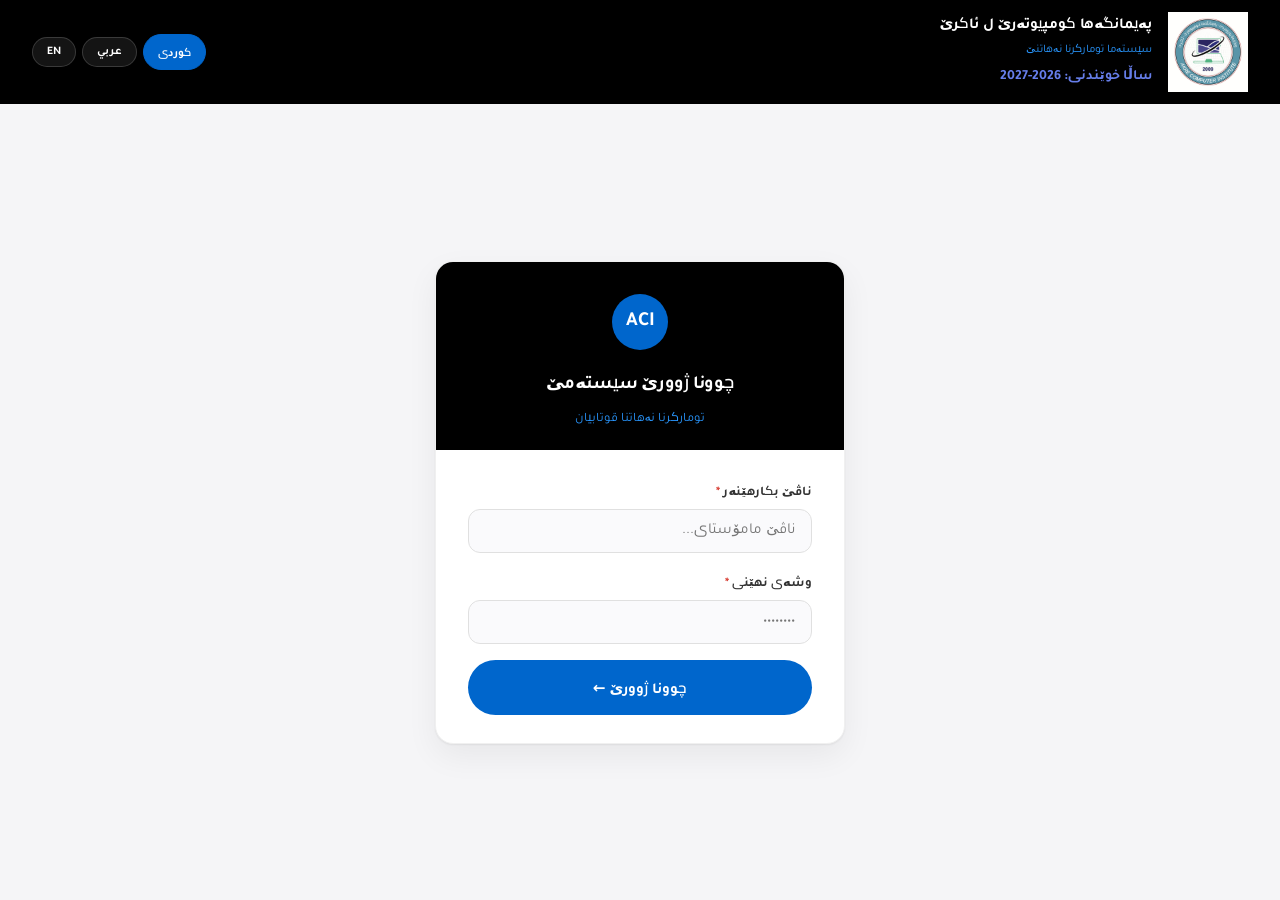
<file: index.html>
<!DOCTYPE html>
<html lang="ku" dir="rtl">
<head>
<meta charset="UTF-8">
<meta name="viewport" content="width=device-width, initial-scale=1.0">
<title>پەیمانگەها کومپیوتەرێ ل ئاکرێ — تومارا نەهاتنێ</title>
<link rel="stylesheet" href="portal.css">

</head>
<body>

<header class="site-header">
  <div class="logo-badge">ACI</div>
  <div class="header-text">
    <h1 id="hInstName">پەیمانگەها کومپیوتەرێ ل ئاکرێ</h1>
    <p id="hSub">سیستەما تومارکرنا نەهاتنێ</p>
    <p id="hYear" style="margin-top:2px;color:#667eea;font-weight:700;font-size:14px;"></p>
  </div>

  <div class="lang-switcher">
    <button class="lang-btn active" onclick="setLang('ku')">کوردی</button>
    <button class="lang-btn" onclick="setLang('ar')">عربي</button>
    <button class="lang-btn" onclick="setLang('en')">EN</button>
  </div>

  <div class="header-user">
    <div class="user-pill"><span class="dot"></span><span id="headerUserName"></span></div>
    <button class="btn-logout" onclick="doLogout()" id="btnLogout">🚪 دەرچوون</button>
  </div>
</header>

<div class="loading-overlay" id="loadingOverlay">
  <div class="loading-box">
    <div class="spinner"></div>
    <p id="loadingText">بارکرن...</p>
  </div>
</div>

<div class="toast" id="toast"></div>

<main>
  <div class="form-wrap compact-portal" id="screenSubmit" style="display:none">

    <section class="portal-status" aria-label="Teacher and date status">
      <div class="portal-status-main">
        <div class="status-avatar" id="welcomeAvatar">م</div>
        <div class="status-copy">
          <div class="status-title" id="welcomeName"></div>
          <div class="status-sub" id="welcomeSub">تکایە زانیاریێن دەرسێ داخل بکە و قوتابیێن نەهاتی هلبژێرە</div>
        </div>
      </div>
      <div class="status-meta">
        <span class="status-date">📅 <span id="todayLabel">ئەمرۆ</span> <strong id="todayValue"></strong></span>
        <span id="workingDayStatus" class="working-status"></span>
      </div>
    </section>

    <div class="confirm-overlay" id="confirmOverlay">
      <div class="confirm-box">
        <div class="confirm-icon">🗑️</div>
        <h3 id="confirmTitle">تومارکرن بسڕەوە؟</h3>
        <p id="confirmMsg">ئەم کارە نابێتە پووچەلکرن.</p>
        <div class="confirm-btns">
          <button class="btn-conf-cancel" id="confirmCancelBtn" onclick="closeConfirm()">هەڵوەستان</button>
          <button class="btn-conf-delete" id="confirmDeleteBtn" onclick="executeDelete()">🗑️ بسڕەوە</button>
        </div>
      </div>
    </div>

    <section class="card compact-card lesson-card">
      <div class="compact-section-title">
        <span class="section-icon">١</span>
        <h3 id="step1">زانیارییێن دەرسێ</h3>
      </div>
      <div class="compact-card-body lesson-body">
        <input type="hidden" id="fDate">
        <div class="lesson-fields">
          <div class="form-group">
            <label><span id="labelClass">گروپا پۆلێ</span> <span class="req">*</span></label>
            <select class="form-control" id="fClass" onchange="onClassChange()">
              <option value="">— هلبژێرە —</option>
            </select>
          </div>
          <div class="form-group">
            <label><span id="labelSubject">بابەت</span> <span class="req">*</span></label>
            <select class="form-control" id="fSubject" onchange="onSubjectChange()">
              <option value="">— هلبژێرە —</option>
            </select>
          </div>
          <div class="form-group">
            <label><span id="labelLecture">ژمارەیا دەرسێ</span> <span class="req">*</span></label>
            <select class="form-control" id="fLecture" onchange="saveFormState()">
              <option value="">— هلبژێرە —</option>
            </select>
          </div>
        </div>
      </div>
    </section>

    <section class="card compact-card students-card">
      <div class="compact-section-title students-title-row">
        <div class="students-title-left">
          <span class="section-icon">٢</span>
          <h3 id="step2">قوتابیێن نەهاتی</h3>
        </div>
        <span class="students-count" id="absentCount">0 نەهاتی</span>
      </div>

      <div class="compact-card-body students-body">
        <div class="students-area">
          <div class="students-area-header">
            <div class="students-heading">
              <h4 id="studentsAreaTitle">📋 هلبژارنا پۆلێ</h4>
              <div class="student-hint" id="studentsHint"></div>
            </div>
          </div>

          <input type="text" class="form-control student-search" id="studentSearch"
                 style="display:none" oninput="filterStudentRows(this.value)" autocomplete="off" />

          <div id="studentsContainer">
            <div class="no-students">
              <span class="icon">🎓</span>
              <span id="noStudentsText">پۆلێ هلبژێرە دا کو لیستا قوتابیان دەرکەڤە</span>
            </div>
          </div>
        </div>
      </div>
    </section>

    <div class="absent-preview" id="absentPreview" aria-hidden="true">
      <h5 id="absentPreviewTitle">✗ قوتابیێن نەهاتی:</h5>
      <div class="absent-pills" id="absentPills"></div>
    </div>

    <div class="action-row compact-actions">
      <button class="btn-secondary" onclick="resetForm()" id="btnReset">🔄 سفرکرن</button>
      <button class="btn-submit" onclick="doSubmit()" id="btnSubmit">
        <span id="btnSubmitText">✓ شاندن و پاشەکەفتکرن</span>
      </button>
    </div>

    <div class="card recent-card compact-recent" id="recentCard" style="display:none">
      <div class="compact-section-title recent-title-row">
        <span class="section-icon">٣</span>
        <h3 id="recentTitle">تومارکرنێن ئەمرۆ</h3>
        <span class="recent-count-badge" id="recentCountBadge">0</span>
      </div>
      <div class="card-body recent-card-body" id="recentCardBody"></div>
    </div>

  </div>

  <div class="success-wrap" id="screenSuccess" style="display:none">
    <div class="success-card">
      <div class="success-icon">✅</div>
      <h2 id="successTitle">سەرکەفتن! تومار کرا</h2>
      <p id="successSub">نەهاتنا قوتابیان ب سەرکەفتی هاتە تومارکرن.</p>
      <div class="success-details" id="successDetails"></div>
      <button class="btn-new" onclick="newSubmission()" id="btnNew">✓ باشە</button>
    </div>
  </div>
</main>

<script>
const SCRIPT_URL = 'https://script.google.com/macros/s/AKfycbzTSL4dnBTCvc19HhJ4ELEO8vN-UHD1fjDzy8nUpd5MVHacEiQOvM061jzUAwHjKV6f/exec';
const LOGIN_URL = 'login.html';

const LANGS = {
  ku: {
    dir:'rtl', htmlLang:'ku',
    hInstName:'پەیمانگەها کومپیوتەرێ ل ئاکرێ',
    hSub:'سیستەما تومارکرنا نەهاتنێ',
    teacherPrefix:'مامۆستا ',
    welcomeSub:'تکایە زانیاریێن دەرسێ داخل بکە و قوتابیێن نەهاتی هلبژێرە',
    step1:'زانیارییێن دەرسێ', step2:'قوتابیێن نەهاتی',
    labelDate:'بەروار', labelLecture:'ژمارەیا دەرسێ', labelSubject:'بابەت', labelClass:'گروپا پۆلێ',
    placeholder:'— هلبژێرە —',
    noStudents:'پۆلێ هلبژێرە دا کو لیستا قوتابیان دەرکەڤە',
    studentsTitle:'هلبژارنا پۆلێ', absentLabel:'نەهاتی',
    absentPreview:'✗ قوتابیێن نەهاتی:',
    btnReset:'🔄 سفرکرن', btnSubmit:'📤 شاندن و پاشەکەفتکرن', btnUpdate:'💾 نویکرن و پاشەکەفتکرن',
    successTitle:'سەرکەفتن! تومار کرا',
    successSub:'نەهاتنا قوتابیان ب سەرکەفتی هاتە تومارکرن.',
    btnNew:'✓ باشە', btnLogout:'🚪 دەرچوون',
    fDate:'بەروار', fTeacher:'مامۆستە', fSubject:'بابەت', fLecture:'دەرس',
    fClass:'پۆل', fAbsent:'ژمارەیا نەهاتی', students:'قوتابی',
    loadingSubmit:'تومارکرنا نەهاتنێ...',
    loadingData:'بارکرنا زانیاریان...',
    loadingDel:'سڕینەوەی تومارکرن...',
    loadingEdit:'ئامادەکرنا دەستکاریکرنێ...',
    toastFill:'⚠️ تکایە هەمی خانەیێن پێدڤی داگرە!',
    toastWeekend:'🚫 ئەمرۆ ڕۆژی کار نییە. تومارکرن نابێت.',
    toastDate:'⚠️ بەروارا تومارکرنێ دڤێت ئەمرۆ بیت.',
    toastDuplicate:'⚠️ ئەم دەرسێ پێشتر تومار کراوە!',
    toastUnauthorized:'❌ دەستگەهشتن نەهاتیە پەسەندکرن. تکایە دوبارە بچۆ ژوور.',
    toastError:'❌ پەیوەندی ب سێرڤەری نەهاتە کرن!',
    recentTitle:'تومارکرنێن ئەمرۆ',
    thLecture:'دەرس', thSubject:'بابەت', thClass:'پۆل', thAbsentStudents:'قوتابیێن نەهاتی',
    thActions:'کارەکان',
    btnEdit:'✏️ دەستکاری', confirmDelete:'🗑️ بسڕەوە',
    confirmTitle:'تومارکرن بسڕەوە؟', confirmMsg:'ئەم کارە نابێتە پووچەلکرن.',
    confirmCancel:'هەڵوەستان',
    toastDelOk:'✅ تومارکرن هاتە سڕینەوە.', toastDelFail:'❌ سڕینەوە سەرنەکەفت!',
    toastEditReady:'✏️ زانیاری هاتە داخلکرن — دەستکاری بکە و دوبارە بنێرە.',
    noneAbsent:'هیچ نەهاتنێک نەبوو',
    academicYearLabel:'ساڵا خوێندنی', todayLabel:'ئەمرۆ', studentsHint:'بۆ هلبژارتنا نەهاتی، ل سەر ناڤێ قوتابی بکەڤە',
    studentSearchPH:'🔍 گەڕان ب ناڤێ قوتابی...', noSearchResults:'قوتابیەک ب ڤی ناڤی نەهاتە دیتن'
  },
  ar: {
    dir:'rtl', htmlLang:'ar',
    hInstName:'معهد عقرة للكمبيوتر', hSub:'نظام تسجيل الغياب',
    teacherPrefix:'الأستاذ ', welcomeSub:'يرجى إدخال معلومات الدرس واختيار الطلاب الغائبين',
    step1:'معلومات الدرس', step2:'الطلاب الغائبون',
    labelDate:'التاريخ', labelLecture:'رقم المحاضرة', labelSubject:'المادة', labelClass:'المجموعة',
    placeholder:'— اختر —', noStudents:'اختر المجموعة لعرض قائمة الطلاب',
    studentsTitle:'اختيار المجموعة', absentLabel:'غائب', absentPreview:'✗ الطلاب الغائبون:',
    btnReset:'🔄 إعادة تعيين', btnSubmit:'📤 إرسال وحفظ', btnUpdate:'💾 تحديث وحفظ',
    successTitle:'تم الحفظ بنجاح!', successSub:'تم تسجيل غياب الطلاب بنجاح.',
    btnNew:'✓ حسناً', btnLogout:'🚪 تسجيل الخروج',
    fDate:'التاريخ', fTeacher:'المعلم', fSubject:'المادة', fLecture:'المحاضرة',
    fClass:'المجموعة', fAbsent:'عدد الغائبين', students:'طالب',
    loadingSubmit:'جارٍ حفظ الغياب...', loadingData:'جارٍ تحميل البيانات...',
    loadingDel:'جارٍ حذف السجل...', loadingEdit:'جارٍ تحضير التعديل...',
    toastFill:'⚠️ يرجى ملء جميع الحقول المطلوبة!',
    toastWeekend:'🚫 اليوم يوم عطلة حسب إعدادات المعهد. لا يمكن التسجيل.',
    toastDate:'⚠️ يجب أن يكون تاريخ التسجيل هو تاريخ اليوم.',
    toastDuplicate:'⚠️ تم تسجيل هذه المحاضرة مسبقاً!',
    toastUnauthorized:'❌ انتهت صلاحية الدخول. يرجى تسجيل الدخول مرة أخرى.',
    toastError:'❌ فشل الاتصال بالخادم!',
    recentTitle:'سجلات اليوم',
    thLecture:'المحاضرة', thSubject:'المادة', thClass:'المجموعة', thAbsentStudents:'الطلاب الغائبون',
    thActions:'الإجراءات', btnEdit:'✏️ تعديل', confirmDelete:'🗑️ حذف',
    confirmTitle:'حذف السجل؟', confirmMsg:'لا يمكن التراجع عن هذا.',
    confirmCancel:'إلغاء', toastDelOk:'✅ تم حذف السجل.', toastDelFail:'❌ فشل الحذف!',
    toastEditReady:'✏️ تم تحميل البيانات — عدّل وأعد الإرسال.',
    noneAbsent:'لا غياب', academicYearLabel:'السنة الدراسية', todayLabel:'اليوم', studentsHint:'اضغط على اسم الطالب لتغيير حالته',
    studentSearchPH:'🔍 ابحث عن اسم الطالب...', noSearchResults:'لا يوجد طالب بهذا الاسم'
  },
  en: {
    dir:'ltr', htmlLang:'en',
    hInstName:'Akre Computer Institute', hSub:'Absence Registration System',
    teacherPrefix:'Teacher ', welcomeSub:'Fill in lesson details and select absent students',
    step1:'Lesson Details', step2:'Absent Students',
    labelDate:'Date', labelLecture:'Lecture No.', labelSubject:'Subject', labelClass:'Class Group',
    placeholder:'— Select —', noStudents:'Select a class to show the student list',
    studentsTitle:'Select Class', absentLabel:'absent', absentPreview:'✗ Absent students:',
    btnReset:'🔄 Reset', btnSubmit:'📤 Submit', btnUpdate:'💾 Update & Save',
    successTitle:'Submitted Successfully!', successSub:'Student absences have been recorded.',
    btnNew:'✓ OK', btnLogout:'🚪 Logout',
    fDate:'Date', fTeacher:'Teacher', fSubject:'Subject', fLecture:'Lecture',
    fClass:'Class', fAbsent:'Absent Count', students:'students',
    loadingSubmit:'Saving absence...', loadingData:'Loading data...',
    loadingDel:'Deleting submission...', loadingEdit:'Preparing edit...',
    toastFill:'⚠️ Please fill all required fields!',
    toastWeekend:'🚫 Today is a configured non-working day. No submissions.',
    toastDate:'⚠️ Attendance date must be today.',
    toastDuplicate:'⚠️ This lesson was already submitted!',
    toastUnauthorized:'❌ Your session is no longer valid. Please log in again.',
    toastError:'❌ Connection failed! Please try again.',
    recentTitle:"Today's Submissions",
    thLecture:'Lecture', thSubject:'Subject', thClass:'Class', thAbsentStudents:'Absent Students',
    thActions:'Actions', btnEdit:'✏️ Edit', confirmDelete:'🗑️ Delete',
    confirmTitle:'Delete submission?', confirmMsg:'This cannot be undone.',
    confirmCancel:'Cancel', toastDelOk:'✅ Submission deleted.', toastDelFail:'❌ Delete failed!',
    toastEditReady:'✏️ Data loaded — fix and resubmit.',
    noneAbsent:'No absences', academicYearLabel:'Academic Year', todayLabel:'Today', studentsHint:'Tap a student row to mark absent or present',
    studentSearchPH:'🔍 Search student name...', noSearchResults:'No student matches that name'
  }
};

const LECTURE_VALUES = ['Lecture 1','Lecture 2','Lecture 3','Lecture 4','Lecture 5','Lecture 6',
  'Lectures 1-2 (Merged)','Lectures 3-4 (Merged)','Lectures 5-6 (Merged)'];
const LECTURE_LABELS = {
  ku: ['دەرسا ١','دەرسا ٢','دەرسا ٣','دەرسا ٤','دەرسا ٥','دەرسا ٦',
    'دەرسا ١-٢ (تێکەلکری)','دەرسا ٣-٤ (تێکەلکری)','دەرسا ٥-٦ (تێکەلکری)'],
  ar: ['المحاضرة 1','المحاضرة 2','المحاضرة 3','المحاضرة 4','المحاضرة 5','المحاضرة 6',
    'المحاضرة 1-2 (مدمجة)','المحاضرة 3-4 (مدمجة)','المحاضرة 5-6 (مدمجة)'],
  en: ['Lecture 1','Lecture 2','Lecture 3','Lecture 4','Lecture 5','Lecture 6',
    'Lectures 1-2 (Merged)','Lectures 3-4 (Merged)','Lectures 5-6 (Merged)']
};

function populateLectureOptions() {
  const sel = document.getElementById('fLecture');
  const current = sel.value;
  const labels = LECTURE_LABELS[currentLang] || LECTURE_LABELS.en;
  sel.innerHTML = '';
  const ph = document.createElement('option');
  ph.value = '';
  ph.textContent = LANGS[currentLang].placeholder;
  sel.appendChild(ph);
  LECTURE_VALUES.forEach((value, i) => {
    const o = document.createElement('option');
    o.value = value;
    o.textContent = labels[i] || value;
    sel.appendChild(o);
  });
  if (LECTURE_VALUES.includes(current)) sel.value = current;
}

let currentLang = localStorage.getItem('aci_lang') || 'ku';
let currentTeacher = null;
let STUDENTS = {};
let CLASS_SUBJECT_MAP = {};
let selectedAbsent = new Set();
let todayRows = [];
let pendingDeleteRow = null;
let pendingEditRow = null;
let WORKING_DAYS = ['Sunday','Monday','Tuesday','Wednesday','Thursday'];

function getAcademicYear() {
  const now = new Date();
  const y = now.getFullYear();
  return now.getMonth() >= 8 ? `${y}-${y+1}` : `${y-1}-${y}`;
}

// ── Auth / storage ──────────────────────────────────────
// Uses localStorage (persists across tab close, phone app-switching,
// browser restarts) instead of sessionStorage, so a teacher who logs
// in for one class stays logged in for the next class without having
// to sign in again.
function token() {
  return localStorage.getItem('aci_token') || '';
}

function checkAuth() {
  const t = token();
  const role = localStorage.getItem('aci_role');
  if (!t || role !== 'teacher') {
    window.location.href = LOGIN_URL;
    return false;
  }

  try {
    const raw = localStorage.getItem('aci_teacher');
    currentTeacher = raw ? JSON.parse(raw) : null;
  } catch (e) {
    currentTeacher = null;
  }

  if (!currentTeacher) {
    window.location.href = LOGIN_URL;
    return false;
  }
  return true;
}

function doLogout() {
  localStorage.removeItem('aci_token');
  localStorage.removeItem('aci_role');
  localStorage.removeItem('aci_teacher');
  localStorage.removeItem('aci_students');
  localStorage.removeItem('aci_class_subject_map');
  sessionStorage.removeItem('formState');
  window.location.href = LOGIN_URL;
}

async function apiGet(params) {
  const q = new URLSearchParams(params || {});
  q.set('token', token());

  const response = await fetch(`${SCRIPT_URL}?${q.toString()}`, {
    method: 'GET',
    cache: 'no-store'
  });

  const text = (await response.text()).trim();

  if (!text) throw new Error('Empty server response');

  let data;
  try {
    data = JSON.parse(text);
  } catch (_) {
    return text;
  }

  if (data && (data.error === 'Unauthorized' || data.error === 'unauthorized')) {
    throw new Error('Unauthorized');
  }

  return data;
}

function setLang(lang) {
  if (!LANGS[lang]) return;

  currentLang = lang;
  localStorage.setItem('aci_lang', lang);

  const L = LANGS[lang];
  document.documentElement.dir = L.dir;
  document.documentElement.lang = L.htmlLang;

  setText('hInstName', L.hInstName);
  setText('hSub', L.hSub);
  setText('hYear', `${L.academicYearLabel}: ${getAcademicYear()}`);
  setText('step1', L.step1);
  setText('step2', L.step2);
  setText('labelDate', L.labelDate);
  setText('labelLecture', L.labelLecture);
  setText('labelSubject', L.labelSubject);
  setText('labelClass', L.labelClass);
  setText('studentsHint', L.studentsHint || '');
  document.getElementById('studentSearch').placeholder = L.studentSearchPH || '';
  setText('todayLabel', L.todayLabel || 'Today');
  setText('todayValue', formatDateForDisplay(todayISO()));
  setText('welcomeSub', L.welcomeSub);
  setText('btnReset', L.btnReset);
  setText('btnSubmitText', pendingEditRow ? (L.btnUpdate || L.btnSubmit) : L.btnSubmit);
  setText('successTitle', L.successTitle);
  setText('successSub', L.successSub);
  setText('btnNew', L.btnNew);
  setText('btnLogout', L.btnLogout);
  setText('recentTitle', L.recentTitle);
  setText('noStudentsText', L.noStudents);
  setText('absentPreviewTitle', L.absentPreview);
  setText('confirmTitle', L.confirmTitle);
  setText('confirmMsg', L.confirmMsg);
  setText('confirmCancelBtn', L.confirmCancel);
  setText('confirmDeleteBtn', L.confirmDelete);

  document.querySelectorAll('select.form-control option[value=""]').forEach(o => {
    o.textContent = L.placeholder;
  });
  populateLectureOptions();

  if (currentTeacher) {
    const name = currentTeacher.arabicName || currentTeacher.displayName || currentTeacher.username || '';
    setText('welcomeName', L.teacherPrefix + name);
    setText('headerUserName', name);
  }

  document.querySelectorAll('.lang-btn').forEach((b, i) => {
    b.classList.toggle('active', ['ku','ar','en'][i] === lang);
  });

  updateAbsentCount();
  renderAbsentPreview();
  if (todayRows.length) renderRecentRows();
}

function setText(id, value) {
  const el = document.getElementById(id);
  if (el) el.textContent = value == null ? '' : value;
}

function todayISO() {
  const d = new Date();
  const y = d.getFullYear();
  const m = String(d.getMonth()+1).padStart(2,'0');
  const day = String(d.getDate()).padStart(2,'0');
  return `${y}-${m}-${day}`;
}

function isWorkingDay(){
  const names=['Sunday','Monday','Tuesday','Wednesday','Thursday','Friday','Saturday'];
  const today=names[new Date().getDay()];
  return WORKING_DAYS.some(d=>normalize(d)===normalize(today));
}
function isWeekend(){ return !isWorkingDay(); }

function updateWorkingDayStatus(){
  const el=document.getElementById('workingDayStatus');
  if(!el) return;
  const L=LANGS[currentLang];
  const ok=isWorkingDay();
  el.textContent=ok ? '✓ '+(currentLang==='ar'?'يوم دوام':currentLang==='en'?'Working day':'ڕۆژی کارە') : '🚫 '+(currentLang==='ar'?'عطلة':currentLang==='en'?'Non-working day':'ڕۆژی پشوویە');
  el.style.color=ok?'#24864c':'#c83b42';
}

function formatDateForDisplay(iso) {
  if (!iso) return '';
  const p = String(iso).split('-');
  if (p.length !== 3) return iso;
  return `${parseInt(p[1],10)}/${parseInt(p[2],10)}/${p[0]}`;
}

async function init() {
  if (!checkAuth()) return;

  setLang(currentLang);

  const date = document.getElementById('fDate');
  date.value = todayISO();
  date.min = todayISO();
  date.max = todayISO();

  document.getElementById('screenSubmit').style.display = '';
  loadRowsFromStorage();

  // Render the cached teacher/roster immediately. The fresh server request
  // runs in the background, so the portal is usable without waiting on Apps Script.
  try {
    const cachedStudents = JSON.parse(localStorage.getItem('aci_students') || '{}');
    const cachedMap = JSON.parse(localStorage.getItem('aci_class_subject_map') || '{}');
    if (cachedStudents && typeof cachedStudents === 'object') STUDENTS = cachedStudents;
    if (cachedMap && typeof cachedMap === 'object') CLASS_SUBJECT_MAP = cachedMap;

    const cachedDays = JSON.parse(localStorage.getItem('aci_working_days') || 'null');
    if (Array.isArray(cachedDays) && cachedDays.length) {
      WORKING_DAYS = cachedDays;
      updateWorkingDayStatus();
    }
  } catch (_) {}

  populateTeacherFields();
  updateTeacherHeader();
  restoreFormState();

  // Code.gs now returns teacher data + today's rows in one request.
  loadTeacherData();
}

async function loadTeacherData() {
  const L = LANGS[currentLang];
  const hasCachedData =
    Object.keys(STUDENTS || {}).length > 0 &&
    Object.keys(CLASS_SUBJECT_MAP || {}).length > 0;

  if (!hasCachedData) showLoading(L.loadingData);

  try {
    const data = await apiGet({action:'getTeacherData'});

    if (!data || data.error) {
      throw new Error(data && data.error ? data.error : 'Teacher data unavailable');
    }

    if (data.teacher) {
      currentTeacher = data.teacher;
      localStorage.setItem('aci_teacher', JSON.stringify(currentTeacher));
    }

    STUDENTS = data.students || {};
    CLASS_SUBJECT_MAP = data.classSubjectMap || {};
    WORKING_DAYS = Array.isArray(data.workingDays) && data.workingDays.length
      ? data.workingDays
      : WORKING_DAYS;
    updateWorkingDayStatus();

    localStorage.setItem('aci_students', JSON.stringify(STUDENTS));
    localStorage.setItem('aci_class_subject_map', JSON.stringify(CLASS_SUBJECT_MAP));
    localStorage.setItem('aci_working_days', JSON.stringify(WORKING_DAYS));

    // Code.gs sends today's rows with the same bootstrap response.
    if (Array.isArray(data.todayRows)) {
      todayRows = data.todayRows;
      saveRowsToStorage();
      renderRecentRows();
    }

    updateTeacherHeader();
    populateTeacherFields();
  } catch (err) {
    console.error('loadTeacherData:', err);
    if (String(err.message).toLowerCase().includes('unauthorized')) {
      showToast(L.toastUnauthorized, 'error');
      setTimeout(doLogout, 1200);
      return;
    }

    // Keep cached data and let the teacher continue if the network is slow.
    if (!Object.keys(STUDENTS || {}).length) {
      showToast(L.toastError, 'error');
    }
  } finally {
    hideLoading();
  }
}

function updateTeacherHeader() {
  const name = currentTeacher
    ? (currentTeacher.arabicName || currentTeacher.displayName || currentTeacher.username || '')
    : '';

  setText('welcomeName', LANGS[currentLang].teacherPrefix + name);
  setText('welcomeAvatar', name.charAt(0) || 'م');
  setText('headerUserName', name);
}

function populateTeacherFields() {
  const subjectSel = document.getElementById('fSubject');
  const classSel = document.getElementById('fClass');

  subjectSel.innerHTML = '';
  classSel.innerHTML = '';

  const placeholder = LANGS[currentLang].placeholder;

  const so = document.createElement('option');
  so.value = '';
  so.textContent = placeholder;
  subjectSel.appendChild(so);

  const co = document.createElement('option');
  co.value = '';
  co.textContent = placeholder;
  classSel.appendChild(co);

  const classes = Array.isArray(currentTeacher?.classes) ? currentTeacher.classes : [];
  classes.forEach(cls => {
    const o = document.createElement('option');
    o.value = cls;
    o.textContent = cls;
    classSel.appendChild(o);
  });

  const subjects = Array.isArray(currentTeacher?.subjects) ? currentTeacher.subjects : [];
  subjects.forEach(sub => {
    const o = document.createElement('option');
    o.value = sub;
    o.textContent = sub;
    subjectSel.appendChild(o);
  });

  filterSubjectsForClass();
}

function onClassChange() {
  selectedAbsent.clear();
  filterSubjectsForClass();

  const cls = document.getElementById('fClass').value;
  renderStudents(cls);
  updateAbsentCount();
  renderAbsentPreview();
  saveFormState();
}

function onSubjectChange() {
  saveFormState();
}

function filterSubjectsForClass() {
  const cls = document.getElementById('fClass').value;
  const subjectSel = document.getElementById('fSubject');
  const current = subjectSel.value;

  const assigned = Array.isArray(currentTeacher?.subjects) ? currentTeacher.subjects : [];
  // Code.gs returns classSubjectMap already filtered to this teacher's
  // class→subject assignments. Keep the old E-column fallback for legacy
  // teacher records / cached data.
  let allowed = assigned.slice();

  if (cls && Array.isArray(CLASS_SUBJECT_MAP[cls])) {
    allowed = CLASS_SUBJECT_MAP[cls].slice();
  }

  subjectSel.innerHTML = '';
  const ph = document.createElement('option');
  ph.value = '';
  ph.textContent = LANGS[currentLang].placeholder;
  subjectSel.appendChild(ph);

  allowed.forEach(s => {
    const o = document.createElement('option');
    o.value = s;
    o.textContent = s;
    subjectSel.appendChild(o);
  });

  if (allowed.includes(current)) subjectSel.value = current;
}

function normalize(v) {
  return String(v == null ? '' : v).trim().toLowerCase();
}

function renderStudents(cls, preSelected) {
  const L = LANGS[currentLang];
  const con = document.getElementById('studentsContainer');
  const searchBox = document.getElementById('studentSearch');

  if (!cls || !Array.isArray(STUDENTS[cls])) {
    con.innerHTML = '';
    const box = document.createElement('div');
    box.className = 'no-students';
    const icon = document.createElement('span'); icon.className = 'icon'; icon.textContent = '🎓';
    const msg = document.createElement('span'); msg.id = 'noStudentsText'; msg.textContent = L.noStudents;
    box.appendChild(icon); box.appendChild(msg); con.appendChild(box);
    setText('studentsAreaTitle', '📋 ' + L.studentsTitle);
    searchBox.style.display = 'none';
    searchBox.value = '';
    return;
  }

  const list = STUDENTS[cls];
  const selected = preSelected || selectedAbsent;
  setText('studentsAreaTitle', `📋 ${cls} — ${list.length} ${L.students}`);

  searchBox.value = '';
  searchBox.style.display = list.length > 6 ? '' : 'none';

  const grid = document.createElement('div');
  grid.className = 'students-grid';

  list.forEach((name, index) => {
    const row = document.createElement('label');
    row.className = 'student-check' + (selected.has(name) ? ' checked' : '');
    row.dataset.name = name.toLowerCase();
    row.setAttribute('role','button');
    row.setAttribute('tabindex','0');
    row.setAttribute('aria-pressed', selected.has(name) ? 'true' : 'false');

    const number = document.createElement('span');
    number.className = 'student-no';
    number.textContent = String(index + 1).padStart(2,'0');

    const span = document.createElement('span');
    span.className = 'sname';
    span.textContent = name;

    const cb = document.createElement('input');
    cb.type = 'checkbox';
    cb.value = name;
    cb.checked = selected.has(name);

    row.appendChild(number); row.appendChild(span); row.appendChild(cb);

    const toggle = (e) => {
      e.preventDefault();
      e.stopPropagation();
      if (selectedAbsent.has(name)) selectedAbsent.delete(name);
      else selectedAbsent.add(name);
      row.classList.toggle('checked', selectedAbsent.has(name));
      cb.checked = selectedAbsent.has(name);
      row.setAttribute('aria-pressed', selectedAbsent.has(name) ? 'true' : 'false');
      updateAbsentCount(); renderAbsentPreview();
    };

    row.addEventListener('click', toggle);
    row.addEventListener('keydown', e => {
      if (e.key === 'Enter' || e.key === ' ') toggle(e);
    });
    grid.appendChild(row);
  });

  con.innerHTML = '';
  con.appendChild(grid);
}

function updateAbsentCount() {
  const L = LANGS[currentLang];
  setText('absentCount', `${selectedAbsent.size} ${L.absentLabel}`);
}

function renderAbsentPreview() {
  const preview = document.getElementById('absentPreview');
  const pills = document.getElementById('absentPills');

  if (!selectedAbsent.size) {
    preview.classList.remove('show');
    pills.innerHTML = '';
    return;
  }

  preview.classList.add('show');
  pills.innerHTML = '';

  [...selectedAbsent].forEach(name => {
    const pill = document.createElement('span');
    pill.className = 'absent-pill';

    const text = document.createElement('span');
    text.textContent = name;

    const remove = document.createElement('span');
    remove.className = 'remove-pill';
    remove.textContent = '✕';
    remove.title = 'Remove';
    remove.addEventListener('click', e => {
      e.stopPropagation();
      removeAbsent(name);
    });

    pill.appendChild(text);
    pill.appendChild(remove);
    pills.appendChild(pill);
  });
}

function removeAbsent(name) {
  selectedAbsent.delete(name);

  document.querySelectorAll('.student-check').forEach(label => {
    const span = label.querySelector('.sname');
    const cb = label.querySelector('input');
    if (span && span.textContent === name) {
      label.classList.remove('checked');
      if (cb) cb.checked = false;
    }
  });

  updateAbsentCount();
  renderAbsentPreview();
}

function resetStudents() {
  selectedAbsent.clear();
  const cls = document.getElementById('fClass').value;
  if (cls) renderStudents(cls);
  else {
    const con = document.getElementById('studentsContainer');
    con.innerHTML = `<div class="no-students"><span class="icon">🎓</span><span id="noStudentsText">${LANGS[currentLang].noStudents}</span></div>`;
    document.getElementById('studentSearch').style.display = 'none';
  }
  updateAbsentCount();
  renderAbsentPreview();
}

function filterStudentRows(query) {
  const q = String(query || '').trim().toLowerCase();
  const rows = document.querySelectorAll('#studentsContainer .student-check');
  let visibleCount = 0;
  rows.forEach(row => {
    const match = !q || (row.dataset.name || '').includes(q);
    row.style.display = match ? '' : 'none';
    if (match) visibleCount++;
  });

  const con = document.getElementById('studentsContainer');
  let emptyMsg = con.querySelector('.search-empty');
  if (q && visibleCount === 0) {
    if (!emptyMsg) {
      emptyMsg = document.createElement('div');
      emptyMsg.className = 'no-students search-empty';
      emptyMsg.innerHTML = `<span class="icon">🔍</span><span>${LANGS[currentLang].noSearchResults}</span>`;
      con.appendChild(emptyMsg);
    }
  } else if (emptyMsg) {
    emptyMsg.remove();
  }
}

function saveFormState() {
  if (!currentTeacher) return;

  sessionStorage.setItem('formState', JSON.stringify({
    username: currentTeacher.username,
    date: document.getElementById('fDate').value,
    subject: document.getElementById('fSubject').value,
    lecture: document.getElementById('fLecture').value,
    cls: document.getElementById('fClass').value
  }));
}

function restoreFormState() {
  try {
    const s = JSON.parse(sessionStorage.getItem('formState') || 'null');
    if (!s || s.username !== currentTeacher?.username) return;

    const today = todayISO();
    if (s.date === today) document.getElementById('fDate').value = s.date;
    if (s.cls) {
      document.getElementById('fClass').value = s.cls;
      filterSubjectsForClass();
    }
    if (s.subject) document.getElementById('fSubject').value = s.subject;
    if (s.lecture) document.getElementById('fLecture').value = s.lecture;

    if (s.cls) renderStudents(s.cls);
  } catch (_) {}
}

function resetForm(keepClassSubject) {
  pendingEditRow = null;
  setText('btnSubmitText', LANGS[currentLang].btnSubmit);
  document.getElementById('fDate').value = todayISO();
  document.getElementById('fLecture').value = '';

  if (keepClassSubject) {
    const subj = document.getElementById('fSubject').value;
    filterSubjectsForClass();
    document.getElementById('fSubject').value = subj;
    resetStudents();
    saveFormState();
  } else {
    document.getElementById('fSubject').value = '';
    document.getElementById('fClass').value = '';
    sessionStorage.removeItem('formState');
    populateTeacherFields();
    resetStudents();
  }
}

function localDuplicateKey(date, cls, subject, lecture) {
  return `aci_dup_${currentTeacher.username}_${date}_${cls}_${subject}_${lecture}`;
}

function isLocallyDuplicate(date, cls, subject, lecture) {
  return !!sessionStorage.getItem(localDuplicateKey(date, cls, subject, lecture));
}

function markLocalDuplicate(date, cls, subject, lecture) {
  sessionStorage.setItem(localDuplicateKey(date, cls, subject, lecture), '1');
}

function clearLocalDuplicate(date, cls, subject, lecture) {
  sessionStorage.removeItem(localDuplicateKey(date, cls, subject, lecture));
}

async function doSubmit() {
  const L = LANGS[currentLang];
  const date = document.getElementById('fDate').value;
  const subject = document.getElementById('fSubject').value;
  const lecture = document.getElementById('fLecture').value;
  const cls = document.getElementById('fClass').value;

  if (!date || !subject || !lecture || !cls) {
    showToast(L.toastFill, 'error');
    return;
  }

  if (date !== todayISO()) {
    showToast(L.toastDate, 'error');
    return;
  }

  if (isWeekend()) {
    showToast(L.toastWeekend, 'error');
    return;
  }

  if (!pendingEditRow && isLocallyDuplicate(date, cls, subject, lecture)) {
    showToast(L.toastDuplicate, 'error');
    return;
  }

  showLoading(L.loadingSubmit);

  try {
    const response = await apiGet({
      action: pendingEditRow ? 'updateAbsence' : 'saveAbsence',
      rowNumber: pendingEditRow ? String(pendingEditRow.rowNumber) : '',
      date:formatDateForDisplay(date),
      subject:subject,
      lectureNo:lecture,
      classGroup:cls,
      absentStudents:[...selectedAbsent].join(', ')
    });

    const text = typeof response === 'string' ? response : '';

    if (text.startsWith('BLOCKED')) {
      hideLoading();
      showToast(L.toastWeekend, 'error');
      return;
    }

    if (text === 'DUPLICATE') {
      hideLoading();
      showToast(L.toastDuplicate, 'error');
      return;
    }

    if (text.startsWith('ERROR')) {
      if (text.toLowerCase().includes('unauthorized')) {
        showToast(L.toastUnauthorized, 'error');
        hideLoading();
        setTimeout(doLogout, 1200);
        return;
      }
      throw new Error(text);
    }

    if (text !== 'OK' && text !== 'UPDATED') {
      throw new Error('Unexpected server response');
    }

    if (pendingEditRow) {
      const oldDate = normalizeDateForInput(pendingEditRow.date);
      clearLocalDuplicate(oldDate, pendingEditRow.classGroup, pendingEditRow.subject, pendingEditRow.lectureNo);
    }
    markLocalDuplicate(date, cls, subject, lecture);

    const absentNames = [...selectedAbsent];
    const details = {
      date, subject, lecture, cls,
      absent: absentNames.length
    };

    pendingEditRow = null;
    sessionStorage.removeItem('formState');

    resetForm(true);
    hideLoading();

    showSuccess(details);

    await loadTodayRows();
  } catch (err) {
    hideLoading();
    console.error('doSubmit:', err);

    if (String(err.message).toLowerCase().includes('unauthorized')) {
      showToast(L.toastUnauthorized, 'error');
      setTimeout(doLogout, 1200);
    } else {
      showToast(L.toastError, 'error');
    }
  }
}

function showSuccess(details) {
  const L = LANGS[currentLang];
  const tName = currentTeacher?.arabicName || currentTeacher?.displayName || currentTeacher?.username || '';

  document.getElementById('successDetails').innerHTML = '';
  addDetail(L.fDate, formatDateForDisplay(details.date));
  addDetail(L.fTeacher, tName);
  addDetail(L.fSubject, details.subject);
  addDetail(L.fLecture, details.lecture);
  addDetail(L.fClass, details.cls);
  addDetail(L.fAbsent, `${details.absent} ${L.students}`);

  document.getElementById('screenSubmit').style.display = 'none';
  document.getElementById('screenSuccess').style.display = '';

  clearTimeout(showSuccess._timer);
  showSuccess._timer = setTimeout(() => {
    if (document.getElementById('screenSuccess').style.display !== 'none') {
      newSubmission();
    }
  }, 1600);
}

function addDetail(label, value) {
  const row = document.createElement('div');
  row.className = 'detail-row';

  const l = document.createElement('span');
  l.className = 'label';
  l.textContent = label;

  const v = document.createElement('span');
  v.className = 'val';
  v.textContent = value;

  row.appendChild(l);
  row.appendChild(v);
  document.getElementById('successDetails').appendChild(row);
}

function newSubmission() {
  clearTimeout(showSuccess._timer);
  document.getElementById('screenSuccess').style.display = 'none';
  document.getElementById('screenSubmit').style.display = '';
}

function todayKey() {
  const t = currentTeacher ? currentTeacher.username : 'unknown';
  return `aci_rows_${t}_${todayISO()}`;
}

function saveRowsToStorage() {
  try {
    localStorage.setItem(todayKey(), JSON.stringify(todayRows));
  } catch (_) {}
}

function loadRowsFromStorage() {
  try {
    const raw = localStorage.getItem(todayKey());
    if (raw) {
      todayRows = JSON.parse(raw) || [];
      renderRecentRows();
    }
  } catch (_) {}
}

async function loadTodayRows() {
  try {
    const data = await apiGet({action:'getTodayRows'});

    if (!data || data.error) {
      throw new Error(data?.error || 'Unable to load rows');
    }

    todayRows = Array.isArray(data.rows) ? data.rows : [];
    saveRowsToStorage();
    renderRecentRows();
  } catch (err) {
    console.warn('loadTodayRows:', err);

    if (String(err.message).toLowerCase().includes('unauthorized')) {
      showToast(LANGS[currentLang].toastUnauthorized, 'error');
      setTimeout(doLogout, 1200);
    }
  }
}

function renderRecentRows() {
  const L = LANGS[currentLang];
  const card = document.getElementById('recentCard');
  const body = document.getElementById('recentCardBody');
  const badge = document.getElementById('recentCountBadge');

  if (!todayRows.length) {
    card.style.display = 'none';
    body.innerHTML = '';
    return;
  }

  card.style.display = '';
  badge.textContent = todayRows.length;

  const wrap = document.createElement('div');
  wrap.className = 'recent-table-wrap';

  const table = document.createElement('table');
  table.className = 'recent-table';

  const thead = document.createElement('thead');
  const trh = document.createElement('tr');

  [L.thLecture, L.thSubject, L.thClass, L.thAbsentStudents, L.thActions]
    .forEach(text => {
      const th = document.createElement('th');
      th.textContent = text;
      trh.appendChild(th);
    });

  thead.appendChild(trh);
  table.appendChild(thead);

  const tbody = document.createElement('tbody');

  todayRows.forEach(r => {
    const tr = document.createElement('tr');

    const lecture = document.createElement('td');
    const lectureStrong = document.createElement('strong');
    lectureStrong.className = 'rt-lecture';
    lectureStrong.textContent = r.lectureNo || '—';
    lecture.appendChild(lectureStrong);

    const subject = document.createElement('td');
    subject.textContent = r.subject || '—';

    const cls = document.createElement('td');
    const clsSpan = document.createElement('span');
    clsSpan.className = 'rt-class';
    clsSpan.textContent = r.classGroup || '—';
    cls.appendChild(clsSpan);

    const absent = document.createElement('td');
    const pills = document.createElement('div');
    pills.className = 'rt-pills';

    const names = String(r.absentStudents || '')
      .split(',')
      .map(n => n.trim())
      .filter(Boolean);

    if (names.length) {
      names.forEach(n => {
        const pill = document.createElement('span');
        pill.className = 'rt-name-pill';
        pill.textContent = n.split(' ').slice(0,2).join(' ');
        pills.appendChild(pill);
      });
    } else {
      const none = document.createElement('span');
      none.className = 'rt-none';
      none.textContent = L.noneAbsent;
      pills.appendChild(none);
    }

    absent.appendChild(pills);

    const actions = document.createElement('td');
    const actionWrap = document.createElement('div');
    actionWrap.className = 'rt-actions';

    const edit = document.createElement('button');
    edit.className = 'btn-rt-edit';
    edit.textContent = L.btnEdit;
    edit.addEventListener('click', () => askEdit(r.rowNumber));

    const del = document.createElement('button');
    del.className = 'btn-rt-delete';
    del.textContent = L.confirmDelete;
    del.addEventListener('click', () => askDelete(r.rowNumber));

    actionWrap.appendChild(edit);
    actionWrap.appendChild(del);
    actions.appendChild(actionWrap);

    tr.appendChild(lecture);
    tr.appendChild(subject);
    tr.appendChild(cls);
    tr.appendChild(absent);
    tr.appendChild(actions);
    tbody.appendChild(tr);
  });

  table.appendChild(tbody);
  wrap.appendChild(table);

  body.innerHTML = '';
  body.appendChild(wrap);
}

function askDelete(rowNumber) {
  pendingDeleteRow = rowNumber;
  pendingEditRow = null;
  document.getElementById('confirmOverlay').classList.add('show');
}

function closeConfirm() {
  document.getElementById('confirmOverlay').classList.remove('show');
  pendingDeleteRow = null;
}

async function executeDelete() {
  if (!pendingDeleteRow) return;

  const rowNumber = pendingDeleteRow;
  closeConfirm();

  const L = LANGS[currentLang];
  showLoading(L.loadingDel);

  try {
    const response = await apiGet({
      action:'deleteRow',
      rowNumber:String(rowNumber)
    });

    const text = typeof response === 'string' ? response : '';

    if (text.startsWith('ERROR')) {
      if (text.toLowerCase().includes('unauthorized')) {
        throw new Error('Unauthorized');
      }
      throw new Error(text);
    }

    if (text !== 'DELETED') throw new Error('Unexpected delete response');

    const removed = todayRows.find(r => r.rowNumber === rowNumber);
    if (removed) {
      const date = normalizeDateForInput(removed.date);
      clearLocalDuplicate(date, removed.classGroup, removed.subject, removed.lectureNo);
    }

    todayRows = todayRows.filter(r => r.rowNumber !== rowNumber);
    saveRowsToStorage();
    renderRecentRows();

    hideLoading();
    showToast(L.toastDelOk, 'success');
  } catch (err) {
    hideLoading();

    if (String(err.message).toLowerCase().includes('unauthorized')) {
      showToast(L.toastUnauthorized, 'error');
      setTimeout(doLogout, 1200);
    } else {
      showToast(L.toastDelFail, 'error');
    }
  }
}

async function askEdit(rowNumber) {
  const r = todayRows.find(x => x.rowNumber === rowNumber);
  if (!r) return;

  const L = LANGS[currentLang];
  const isoDate = normalizeDateForInput(r.date);

  document.getElementById('fDate').value = isoDate || todayISO();
  document.getElementById('fClass').value = r.classGroup || '';
  filterSubjectsForClass();
  document.getElementById('fSubject').value = r.subject || '';
  document.getElementById('fLecture').value = r.lectureNo || '';

  selectedAbsent = new Set(
    String(r.absentStudents || '').split(',').map(n => n.trim()).filter(Boolean)
  );
  renderStudents(r.classGroup || '', selectedAbsent);
  updateAbsentCount();
  renderAbsentPreview();

  pendingEditRow = r;
  sessionStorage.removeItem('formState');

  setText('btnSubmitText', L.btnUpdate || L.btnSubmit);
  hideLoading();
  showToast(L.toastEditReady, 'success');
  document.getElementById('screenSubmit').scrollIntoView({behavior:'smooth', block:'start'});
}

function normalizeDateForInput(value) {
  if (!value) return '';

  if (/^\d{4}-\d{2}-\d{2}$/.test(String(value))) return String(value);

  const p = String(value).split('/');
  if (p.length === 3) {
    let a = parseInt(p[0],10);
    let b = parseInt(p[1],10);
    let y = parseInt(p[2],10);

    if (String(p[0]).length === 4) {
      y = parseInt(p[0],10);
      a = parseInt(p[1],10);
      b = parseInt(p[2],10);
    }

    if (y && a && b) {
      return `${y}-${String(a).padStart(2,'0')}-${String(b).padStart(2,'0')}`;
    }
  }

  return '';
}

function showLoading(msg) {
  setText('loadingText', msg || '...');
  document.getElementById('loadingOverlay').classList.add('show');
}

function hideLoading() {
  document.getElementById('loadingOverlay').classList.remove('show');
}

function showToast(msg, type) {
  const t = document.getElementById('toast');
  t.textContent = msg;
  t.className = 'toast' + (type ? ' ' + type : '');
  t.classList.add('show');
  clearTimeout(showToast._timer);
  showToast._timer = setTimeout(() => t.classList.remove('show'), 3500);
}

document.addEventListener('DOMContentLoaded', init);
</script>
</body>
</html>
</file>
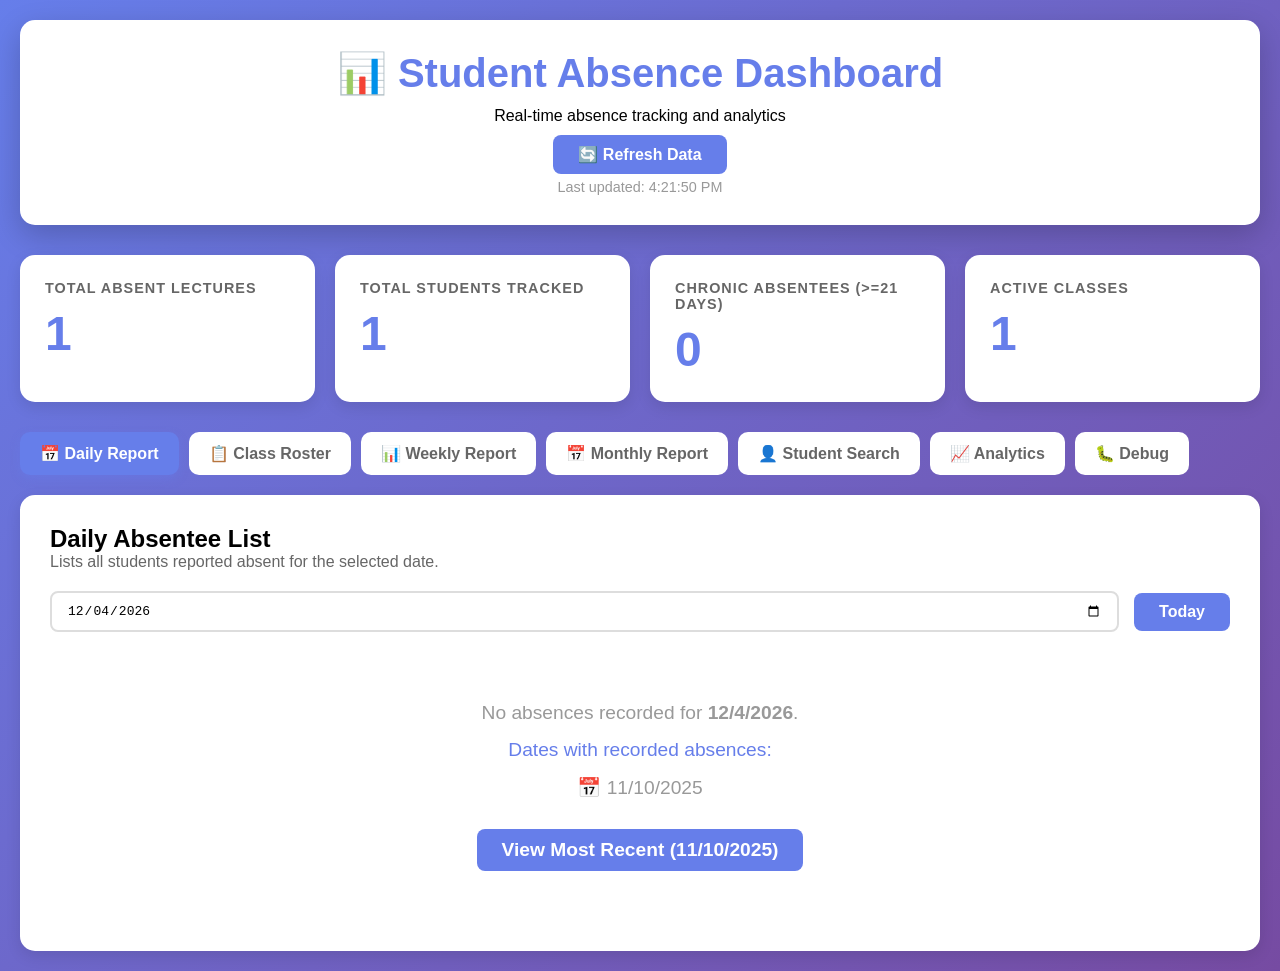
<file: absent.html>
<!DOCTYPE html>
<html lang="en">
<head>
    <meta charset="UTF-8">
    <meta name="viewport" content="width=device-width, initial-scale=1.0">
    <title>Absence Tracking Dashboard</title>
    <style>
        /* Base styles and layout */
        * {
            margin: 0;
            padding: 0;
            box-sizing: border-box;
        }

        body {
            font-family: 'Inter', -apple-system, BlinkMacSystemFont, 'Segoe UI', Roboto, Oxygen, Ubuntu, Cantarell, sans-serif;
            background: linear-gradient(135deg, #667eea 0%, #764ba2 100%);
            min-height: 100vh;
            padding: 20px;
        }

        .container {
            max-width: 1400px;
            margin: 0 auto;
        }

        /* Header and Stats */
        .header {
            background: white;
            padding: 30px;
            border-radius: 15px;
            box-shadow: 0 10px 30px rgba(0,0,0,0.2);
            margin-bottom: 30px;
            text-align: center;
        }

        .header h1 {
            color: #667eea;
            font-size: 2.5em;
            margin-bottom: 10px;
        }

        .stats-grid {
            display: grid;
            grid-template-columns: repeat(auto-fit, minmax(200px, 1fr));
            gap: 20px;
            margin-bottom: 30px;
        }

        .stat-card {
            background: white;
            padding: 25px;
            border-radius: 15px;
            box-shadow: 0 5px 15px rgba(0,0,0,0.1);
            transition: transform 0.3s;
        }

        .stat-card:hover {
            transform: translateY(-5px);
            box-shadow: 0 10px 25px rgba(0,0,0,0.15);
        }

        .stat-card h3 {
            color: #666;
            font-size: 0.9em;
            text-transform: uppercase;
            letter-spacing: 1px;
            margin-bottom: 10px;
        }

        .stat-card .number {
            font-size: 3em;
            font-weight: bold;
            color: #667eea;
        }

        .alert-badge {
            background: #ff4444;
            color: white;
            padding: 3px 8px;
            border-radius: 10px;
            font-size: 0.8em;
            margin-left: 10px;
            font-weight: bold;
        }

        .warning-badge {
            background: #ff8800;
            color: white;
            padding: 3px 8px;
            border-radius: 10px;
            font-size: 0.8em;
            margin-left: 10px;
            font-weight: bold;
        }

        /* Tabs and Content Sections */
        .tabs {
            display: flex;
            gap: 10px;
            margin-bottom: 20px;
            flex-wrap: wrap;
        }

        .tab {
            background: white;
            padding: 12px 20px;
            border-radius: 10px;
            cursor: pointer;
            transition: all 0.3s;
            font-weight: 600;
            color: #666;
            white-space: nowrap;
        }

        .tab:hover {
            background: #f0f0f0;
        }

        .tab.active {
            background: #667eea;
            color: white;
            box-shadow: 0 4px 10px rgba(102, 126, 234, 0.4);
        }

        .content-section {
            display: none;
            background: white;
            padding: 30px;
            border-radius: 15px;
            box-shadow: 0 5px 15px rgba(0,0,0,0.1);
        }

        .content-section.active {
            display: block;
        }

        /* Forms and Buttons */
        .filter-section {
            display: flex;
            gap: 15px;
            margin-bottom: 20px;
            flex-wrap: wrap;
            align-items: center;
        }

        .filter-section select, .filter-section input, .search-box {
            padding: 10px 15px;
            border: 2px solid #ddd;
            border-radius: 8px;
            font-size: 1em;
            min-width: 200px;
            flex: 1;
        }
        
        .search-box {
            width: 100%;
            min-width: auto;
        }

        .btn, .btn-print {
            color: white;
            padding: 10px 25px;
            border: none;
            border-radius: 8px;
            cursor: pointer;
            font-size: 1em;
            font-weight: 600;
            transition: background 0.3s, transform 0.1s;
        }

        .btn {
            background: #667eea;
        }
        .btn:hover {
            background: #5568d3;
            transform: translateY(-1px);
        }

        .btn-print {
            background: #4CAF50;
        }
        .btn-print:hover {
            background: #45a049;
            transform: translateY(-1px);
        }

        /* Tables and Reports */
        table {
            width: 100%;
            border-collapse: collapse;
            margin-top: 20px;
            border: 2px solid #667eea;
        }

        th, td {
            padding: 12px;
            text-align: left;
            border: 1px solid #ddd;
        }
        
        th {
            background: #f8f9fa;
            font-weight: 600;
            color: #667eea;
            position: sticky;
            top: 0;
        }

        /* Specific Report Layouts */
        #rosterContent table, #weeklyContent table, #monthlyContent table {
            min-width: 800px; 
            /* Enforce nowrap for better column view, use overflow-x scroll on container */
        }
        #rosterContent th, #rosterContent td, #weeklyContent th, #weeklyContent td, #monthlyContent th, #monthlyContent td {
            white-space: nowrap;
        }

        /* Chart/Container Aesthetics */
        .chart-container {
            margin-top: 30px;
            padding: 20px;
            background: #f8f9fa;
            border-radius: 10px;
            border: 1px solid #e0e0e0;
        }

        .no-data, .loading {
            text-align: center;
            padding: 50px;
            color: #999;
            font-size: 1.2em;
        }
        .loading {
            color: #667eea;
        }

        /* Analytics Grid */
        .analytics-grid {
            display: grid;
            grid-template-columns: repeat(auto-fit, minmax(300px, 1fr));
            gap: 20px;
        }
        
        .analytics-card {
            background: #f8f9fa;
            padding: 20px;
            border-radius: 10px;
            border: 1px solid #e0e0e0;
        }
        
        .student-card {
            background: #f8f9fa;
            padding: 20px;
            border-radius: 10px;
            border: 1px solid #e0e0e0;
            margin-bottom: 15px;
        }

        /* Responsive Design */
        @media (max-width: 768px) {
            .header h1 {
                font-size: 1.8em;
            }
            
            .stats-grid {
                grid-template-columns: 1fr;
            }

            .filter-section {
                flex-direction: column;
            }

            .filter-section select, .filter-section input, .btn, .btn-print {
                width: 100%;
                min-width: auto;
            }
            .tabs {
                justify-content: center;
            }
            
            .analytics-grid {
                grid-template-columns: 1fr;
            }
        }
        
        /* Print Styles (critical for weekly/monthly reports) */
        @media print {
            body { background: white !important; padding: 0; }
            .container { max-width: none; width: 100%; margin: 0; }
            /* Hide all UI elements except the active report content */
            .tabs, .stats-grid, #roster, #student, #analytics, #debug, .header p, .filter-section .btn, .filter-section .btn-print, .filter-section select, .filter-section input, .search-box { display: none !important; }
            
            .header { box-shadow: none; border-radius: 0; padding: 10px 0; margin-bottom: 10px; }
            .header h1 { font-size: 1.5em; color: black !important; }
            
            .content-section.active {
                display: block !important;
                position: absolute; left: 0; top: 0; padding: 10px; box-shadow: none; width: 100%;
            }
            
            .chart-container {
                box-shadow: none;
                border: 1px solid #ccc; 
                margin-top: 10px;
                padding: 10px;
                page-break-inside: avoid;
                page-break-after: always; /* Force page break between class tables */
            }
            
            table { 
                width: 100% !important; 
                font-size: 0.8em;
                table-layout: fixed;
            }
            
            th { 
                background: #667eea !important; 
                color: white !important;
                -webkit-print-color-adjust: exact;
                print-color-adjust: exact;
                padding: 4px 2px !important;
                font-size: 0.7em;
                word-wrap: break-word;
            }
            td {
                padding: 3px 2px !important;
                font-size: 0.75em;
            }
        }
    </style>
</head>
<body>
    <div class="container">
        <div class="header">
            <h1>📊 Student Absence Dashboard</h1>
            <p>Real-time absence tracking and analytics</p>
            <button class="btn" onclick="fetchData()" style="margin-top: 10px;">🔄 Refresh Data</button>
            <p id="lastUpdate" style="color: #999; font-size: 0.9em; margin-top: 5px;"></p>
        </div>

        <div class="stats-grid" id="statsGrid">
            <div class="stat-card">
                <h3>Total Absent Lectures</h3>
                <div class="number" id="totalAbsentCount">-</div>
            </div>
            <div class="stat-card">
                <h3>Total Students Tracked</h3>
                <div class="number" id="totalStudents">-</div>
            </div>
            <div class="stat-card">
                <h3>Chronic Absentees (>=21 Days)</h3>
                <div class="number" id="chronicAbsentees">-</div>
            </div>
            <div class="stat-card">
                <h3>Active Classes</h3>
                <div class="number" id="totalClasses">14</div>
            </div>
        </div>

        <div class="tabs">
            <div class="tab active" onclick="showTab('daily')">📅 Daily Report</div>
            <div class="tab" onclick="showTab('roster'); loadRoster();">📋 Class Roster</div>
            <div class="tab" onclick="showTab('weekly'); loadWeeklyDropdown();">📊 Weekly Report</div>
            <div class="tab" onclick="showTab('monthly'); loadMonthlyDropdown();">📅 Monthly Report</div>
            <div class="tab" onclick="showTab('student')">👤 Student Search</div>
            <div class="tab" onclick="showTab('analytics')">📈 Analytics</div>
            <div class="tab" onclick="showTab('debug')">🐛 Debug</div>
        </div>

        <div id="daily" class="content-section active">
            <h2>Daily Absentee List</h2>
            <p style="color: #666; margin-bottom: 20px;">Lists all students reported absent for the selected date.</p>

            <div class="filter-section">
                <input type="date" id="dailyDateFilter" onchange="filterDaily()">
                <button class="btn" onclick="setToday()">Today</button>
            </div>
            <div id="dailyContent">
                <div class="loading">Loading data...</div>
            </div>
        </div>

        <div id="roster" class="content-section">
            <h2>Absence Summary by Class Roster</h2>
            <div class="filter-section">
                <select id="classRosterFilter" onchange="filterRoster()"></select>
                <button class="btn-print" onclick="window.print()">🖨️ Print Roster</button>
            </div>
            <div id="rosterContent">
                <div class="no-data">Select a class group to view student absence totals.</div>
            </div>
        </div>
        
        <div id="weekly" class="content-section">
            <h2>Historical Weekly Absence Reports</h2>
            
            <div class="filter-section">
                <select id="weeklyFilterDropdown" onchange="loadWeeklyReport()"></select>
                <button class="btn-print" onclick="window.print()">🖨️ Print Report</button>
            </div>

            <div id="weeklyContent">
                <div class="loading">Select a week to view report...</div>
            </div>
        </div>

        <div id="monthly" class="content-section">
            <h2>Monthly Absence Reports</h2>
            
            <div class="filter-section">
                <select id="monthlyFilterDropdown" onchange="loadMonthlyReport()"></select>
                <button class="btn-print" onclick="window.print()">🖨️ Print Report</button>
            </div>

            <div id="monthlyContent">
                <div class="loading">Select a month to view report...</div>
            </div>
        </div>

        <div id="student" class="content-section">
            <h2>Student Absence Search</h2>
            <input type="text" class="search-box" id="studentSearch" placeholder="Type student name..." onkeyup="searchStudent()">
            <div id="studentContent">
                <div class="no-data">Enter a student name to search</div>
            </div>
        </div>

        <div id="analytics" class="content-section">
            <h2>Absence Analytics</h2>
            <div class="analytics-grid" id="analyticsContent">
                <div class="loading">Loading analytics...</div>
            </div>
        </div>

        <div id="debug" class="content-section">
            <h2>Debug Information</h2>
            <div id="debugContent">
                <div class="loading">Loading debug info...</div>
            </div>
        </div>
    </div>

    <script>
        // Use your published Google Sheets URL
        const PUBLISHED_SHEET_URL = 'https://docs.google.com/spreadsheets/d/e/2PACX-1vRhngDeX6ocdqEIVJqC6uUoEq_SNWN990JP1uO1Qh4iCcrTTFd7svXK9p1C4NVu8Mfcmxg25fkTpppD/pub?gid=853143084&single=true&output=csv';
        const SCHOOL_START_DATE = '9/21/2025';
        
        let classes = ['1A', '1B', '1C', '1D', '2A', '2B', '2C', '3A', '3B', '3C', '4PRO', '4WEB', '5NET', '5PRO'];
        
        let allData = [];
        let academicWeeks = [];
        let academicMonths = [];

        // Minimal fallback data for testing
        let fallbackData = [
            { timestamp: new Date(), date: '11/10/2025', teacher: 'Test Teacher', subject: 'Test Subject', lecture: 'Lecture 1', lectureMultiplier: 1, classGroup: '1A', absences: ['test student'] }
        ];

        /** Helper Functions **/

        function normalizeDate(dateString) {
            if (!dateString) return '';
            let date;
            
            if (typeof dateString === 'string') {
                // Try to parse as MM/DD/YYYY
                if (dateString.includes('/')) {
                    const parts = dateString.split('/');
                    if (parts.length === 3) {
                        date = new Date(parts[2], parts[0] - 1, parts[1]);
                    }
                } else if (dateString.includes('-')) {
                    // Try to parse as YYYY-MM-DD (standard HTML date input format)
                    date = new Date(dateString);
                }
            } else if (dateString instanceof Date) {
                date = dateString;
            }
            
            if (!date || isNaN(date.getTime())) {
                return '';
            }
            
            const month = date.getMonth() + 1;
            const day = date.getDate();
            const year = date.getFullYear();
            
            return `${month}/${day}/${year}`;
        }
        
        function formatDateForDisplay(dateObj) {
            if (!dateObj || isNaN(dateObj.getTime())) return '';
            const day = dateObj.getDate().toString().padStart(2, '0');
            const month = (dateObj.getMonth() + 1).toString().padStart(2, '0');
            const year = dateObj.getFullYear();
            return `${day}/${month}/${year}`;
        }
        
        function getLectureCount(lectureValue) {
            if (!lectureValue) return 1;
            const value = String(lectureValue).trim().toLowerCase();
            // Check for common patterns indicating two lectures
            if (value.includes('and') || value.includes(',') || value.includes('merged') || /\d\s*-\s*\d/.test(value)) {
                return 2;
            }
            return 1;
        }

        function getAllAcademicWeeks() {
            const start = new Date(SCHOOL_START_DATE);
            if (isNaN(start.getTime())) return [];
            start.setHours(0, 0, 0, 0);
            
            const weeks = [];
            let current = new Date(start);
            const now = new Date();
            now.setHours(23, 59, 59, 999);
            
            // Go to the start of the week (Sunday is 0, Monday is 1, etc.)
            const dayOffset = current.getDay();
            current.setDate(current.getDate() - dayOffset);
            
            let weekCounter = 1;

            while (current <= now) {
                const weekStart = new Date(current);
                const weekEnd = new Date(weekStart);
                weekEnd.setDate(weekStart.getDate() + 4); // School week assumption: Mon-Fri (+4 days)
                weekEnd.setHours(23, 59, 59, 999);

                if (weekStart <= now) {
                    weeks.push({ 
                        number: weekCounter++, 
                        start: weekStart, 
                        end: weekEnd 
                    });
                }
                
                current.setDate(current.getDate() + 7);
            }
            return weeks.reverse();
        }

        function getAllAcademicMonths() {
            const start = new Date(SCHOOL_START_DATE);
            if (isNaN(start.getTime())) return [];
            start.setHours(0, 0, 0, 0);
            
            const months = [];
            // Start at the 1st of the month of the start date
            let current = new Date(start.getFullYear(), start.getMonth(), 1);
            const now = new Date();
            
            while (current <= now) {
                const monthStart = new Date(current);
                monthStart.setHours(0, 0, 0, 0);

                // Get the last day of the current month
                const monthEnd = new Date(current.getFullYear(), current.getMonth() + 1, 0);
                monthEnd.setHours(23, 59, 59, 999);

                if (monthStart <= now) {
                    months.push({ 
                        name: monthStart.toLocaleString('default', { month: 'long', year: 'numeric' }),
                        start: monthStart, 
                        end: monthEnd 
                    });
                }
                
                // Move to the next month
                current.setMonth(current.getMonth() + 1);
            }
            return months.reverse();
        }
        
        function isDateInWeekRange(dateString, weekStart, weekEnd) {
            const date = new Date(dateString);
            if (isNaN(date.getTime())) return false;
            date.setHours(0, 0, 0, 0); 
            return date >= weekStart && date <= weekEnd;
        }

        function isDateInMonthRange(dateString, monthStart, monthEnd) {
            const date = new Date(dateString);
            if (isNaN(date.getTime())) return false;
            date.setHours(0, 0, 0, 0); 
            return date >= monthStart && date <= monthEnd;
        }

        /** CSV Parser Functions **/

        function parseCSVLine(line) {
            const result = [];
            let current = '';
            let inQuotes = false;
            
            for (let i = 0; i < line.length; i++) {
                const char = line[i];
                
                if (char === '"') {
                    inQuotes = !inQuotes;
                } else if (char === ',' && !inQuotes) {
                    result.push(current.trim().replace(/^"|"$/g, ''));
                    current = '';
                } else {
                    current += char;
                }
            }
            
            // Add the last field
            result.push(current.trim().replace(/^"|"$/g, ''));
            return result;
        }

        function parseCSVData(csvText) {
            const lines = csvText.split('\n').filter(line => line.trim());
            if (lines.length < 2) {
                console.warn('⚠️ CSV has no data rows');
                return [];
            }
            
            // Parse header row
            const headers = lines[0].split(',').map(h => h.trim().replace(/"/g, ''));
            console.log('📋 CSV Headers:', headers);
            
            return lines.slice(1).map((line, index) => {
                try {
                    const values = parseCSVLine(line);
                    
                    // Create row object
                    const row = {};
                    headers.forEach((header, i) => {
                        row[header] = values[i] || '';
                    });
                    
                    // Map to your data structure
                    const timestamp = row['Timestamp'] || row['timestamp'] || new Date().toISOString();
                    const date = row['Q1: Date'] || row['Date'] || row['Timestamp'] || '';
                    const teacher = row['Q2: Teacher Name'] || row['Teacher Name'] || 'Unknown';
                    const subject = row['Q3: Subject'] || row['Subject'] || 'Unknown';
                    const lecture = row['Q4: Lecture No.'] || row['Lecture No.'] || 'Lecture 1';
                    const classGroup = row['Q5: Class Group'] || row['Class Group'] || '';
                    
                    // Find absent students column - dynamically look for any column containing "Absent"
                    let absentStudents = [];
                    for (const [key, value] of Object.entries(row)) {
                        if (key.toLowerCase().includes('absent') && value && value.trim()) {
                            const students = value.split(',').map(s => s.trim()).filter(s => s);
                            absentStudents = [...absentStudents, ...students];
                        }
                    }
                    
                    // If no absent column found, try common patterns
                    if (absentStudents.length === 0) {
                        const possibleColumns = [
                            'Absent Students', 'Absent', 'Students Absent', 
                            'Absent Students List', 'Absentees'
                        ];
                        for (const col of possibleColumns) {
                            if (row[col] && row[col].trim()) {
                                absentStudents = row[col].split(',').map(s => s.trim()).filter(s => s);
                                break;
                            }
                        }
                    }
                    
                    const lectureMultiplier = getLectureCount(lecture);
                    
                    return {
                        timestamp: new Date(timestamp),
                        date: date,
                        teacher: teacher,
                        subject: subject,
                        lecture: lecture,
                        lectureMultiplier: lectureMultiplier,
                        classGroup: classGroup,
                        absences: absentStudents
                    };
                    
                } catch (error) {
                    console.error(`❌ Error parsing CSV line ${index + 1}:`, error);
                    console.log('Problematic line:', line);
                    return null;
                }
            }).filter(row => row && row.date); // Filter out invalid rows
        }

        /** Main Data Fetcher **/

        async function fetchData() {
            document.getElementById('lastUpdate').textContent = 'Fetching data...';
            let currentData = [];

            try {
                console.log('📥 Fetching from:', PUBLISHED_SHEET_URL);
                
                const response = await fetch(PUBLISHED_SHEET_URL);
                
                if (!response.ok) {
                    throw new Error(`HTTP error! status: ${response.status}`);
                }
                
                const csvText = await response.text();
                console.log('✅ Raw CSV data received:', csvText.substring(0, 200) + '...');
                
                // Parse CSV data
                currentData = parseCSVData(csvText);
                console.log('✅ Successfully parsed CSV data:', currentData.length, 'records');
                
            } catch (error) {
                console.error('❌ Error fetching published data:', error.message);
                console.log('🔄 Using fallback data instead');
                currentData = [...fallbackData];
            }
            
            // Process the data
            allData = currentData.map(row => ({
                ...row,
                timestamp: row.timestamp instanceof Date ? row.timestamp : new Date(row.timestamp),
                date: normalizeDate(row.date)
            })).filter(row => row.date);
            
            academicWeeks = getAllAcademicWeeks();
            academicMonths = getAllAcademicMonths();

            // Update UI
            const now = new Date();
            document.getElementById('lastUpdate').textContent = `Last updated: ${now.toLocaleTimeString()}`;

            updateClassesFromData();
            updateDashboard();
            loadDaily();
            loadRoster();
            loadWeeklyDropdown();
            loadMonthlyDropdown();
            loadAnalytics();
            loadDebug();
        }

        /** Dashboard Statistics **/

        function updateClassesFromData() {
            const foundClasses = [...new Set(allData.map(row => row.classGroup).filter(Boolean))];
            if (foundClasses.length > 0) {
                classes = foundClasses.sort();
            }
            document.getElementById('totalClasses').textContent = classes.length;
        }

        function updateDashboard() {
            let totalAbsentCount = 0;
            let allUniqueStudents = new Set();
            
            const studentTotals = {};
            allData.forEach(row => {
                const multiplier = row.lectureMultiplier || 1; 
                const missedCount = row.absences.length * multiplier;
                totalAbsentCount += missedCount;
                
                row.absences.forEach(name => {
                    const studentName = name.toLowerCase();
                    allUniqueStudents.add(studentName);
                    
                    if (!studentTotals[studentName]) {
                        studentTotals[studentName] = 0;
                    }
                    studentTotals[studentName] += multiplier;
                });
            });

            // Calculate chronic absentees (>=21 days * 6 lectures/day = 126 lectures)
            let chronicAbsentees = 0;
            Object.values(studentTotals).forEach(totalLectures => {
                if (totalLectures >= 126) {
                    chronicAbsentees++;
                }
            });

            document.getElementById('totalAbsentCount').textContent = totalAbsentCount;
            document.getElementById('totalStudents').textContent = allUniqueStudents.size;
            document.getElementById('chronicAbsentees').textContent = chronicAbsentees;
        }

        /** Daily Report Logic **/

        function loadDaily() {
            if (!document.getElementById('dailyDateFilter').value) {
                setToday();
            } else {
                filterDaily(); 
            }
        }

        function setToday() {
            const now = new Date();
            const year = now.getFullYear();
            const month = String(now.getMonth() + 1).padStart(2, '0');
            const day = String(now.getDate()).padStart(2, '0');
            const todayString = `${year}-${month}-${day}`; 
            
            document.getElementById('dailyDateFilter').value = todayString;
            filterDaily();
        }
        
        function getMostRecentDateWithData() {
            if (allData.length === 0) return null;
            
            const dates = allData.map(row => new Date(row.date)).filter(d => !isNaN(d.getTime()));
            if (dates.length === 0) return null;
            
            dates.sort((a, b) => b - a);
            return dates[0];
        }

        function filterDaily() {
            const selectedDateValue = document.getElementById('dailyDateFilter').value;
            if (!selectedDateValue) return;

            const filterString = normalizeDate(selectedDateValue); 
            let filtered = allData.filter(row => row.date === filterString);
            
            if (filtered.length === 0) {
                const allDates = [...new Set(allData.map(row => row.date))].sort();
                const mostRecent = getMostRecentDateWithData();
                
                let html = '<div class="no-data">';
                html += `<p>No absences recorded for <strong>${filterString}</strong>.</p>`;
                
                if (allDates.length > 0) {
                    html += '<p style="margin-top: 15px; color: #667eea;">Dates with recorded absences:</p>';
                    html += '<ul style="list-style: none; padding: 10px; text-align: left; display: inline-block;">';
                    allDates.forEach(date => {
                        html += `<li style="padding: 5px;">📅 ${date}</li>`;
                    });
                    html += '</ul>';
                    
                    if (mostRecent) {
                        const recentYear = mostRecent.getFullYear();
                        const recentMonth = String(mostRecent.getMonth() + 1).padStart(2, '0');
                        const recentDay = String(mostRecent.getDate()).padStart(2, '0');
                        const recentString = `${recentYear}-${recentMonth}-${recentDay}`;
                        
                        html += `<p style="margin-top: 15px;"><button class="btn" onclick="document.getElementById('dailyDateFilter').value='${recentString}'; filterDaily();">View Most Recent (${normalizeDate(recentString)})</button></p>`;
                    }
                }
                html += '</div>';
                
                document.getElementById('dailyContent').innerHTML = html;
                return;
            }
            
            // Group data by class
            const byClass = {};
            filtered.forEach(row => {
                const classGroup = row.classGroup;
                if (!byClass[classGroup]) {
                    byClass[classGroup] = {};
                }
                
                const lectureStr = String(row.lecture).trim();
                let lectureNumbers = [];
                const matches = lectureStr.match(/\d+/g);
                if (matches) {
                    lectureNumbers = matches.map(n => parseInt(n)).filter(n => n >= 1 && n <= 6);
                }
                
                if (lectureNumbers.length === 0) {
                    lectureNumbers = [1];
                }
                
                lectureNumbers.forEach(lectureNum => {
                    if (!byClass[classGroup][lectureNum]) {
                        byClass[classGroup][lectureNum] = {
                            subject: row.subject,
                            teacher: row.teacher,
                            students: []
                        };
                    }
                    
                    row.absences.forEach(student => {
                        if (!byClass[classGroup][lectureNum].students.includes(student)) {
                            byClass[classGroup][lectureNum].students.push(student);
                        }
                    });
                });
            });

            if (Object.keys(byClass).length === 0) {
                 document.getElementById('dailyContent').innerHTML = `<div class="no-data">No absences found on this date.</div>`;
                 return;
            }

            let html = '';
            const sortedClasses = Object.keys(byClass).sort();
            
            sortedClasses.forEach(classGroup => {
                const lectureData = byClass[classGroup];
                
                html += `<div class="chart-container" style="margin-bottom: 20px;">
                    <h3 style="color: #667eea; margin-bottom: 5px;">Class ${classGroup}</h3>
                    <p style="color: #666; margin-bottom: 15px; font-size: 0.95em;">📅 Date: ${filterString}</p>
                    <div style="overflow-x: auto;">
                        <table style="border: 2px solid #667eea;">
                            <thead>
                                <tr>
                                    <th style="text-align: center; background: #667eea; color: white; border: 1px solid #5568d3;">Lecture 1</th>
                                    <th style="text-align: center; background: #667eea; color: white; border: 1px solid #5568d3;">Lecture 2</th>
                                    <th style="text-align: center; background: #667eea; color: white; border: 1px solid #5568d3;">Lecture 3</th>
                                    <th style="text-align: center; background: #667eea; color: white; border: 1px solid #5568d3;">Lecture 4</th>
                                    <th style="text-align: center; background: #667eea; color: white; border: 1px solid #5568d3;">Lecture 5</th>
                                    <th style="text-align: center; background: #667eea; color: white; border: 1px solid #5568d3;">Lecture 6</th>
                                </tr>
                            </thead>
                            <tbody>
                                <tr style="background: #f8f9fa;">`;
                
                // Subject row
                for (let i = 1; i <= 6; i++) {
                    const lecture = lectureData[i];
                    html += `<td style="text-align: center; font-weight: bold; padding: 12px; border: 1px solid #ddd;">
                        ${lecture ? lecture.subject : '-'}
                    </td>`;
                }
                html += `</tr><tr>`;
                
                // Students row
                for (let i = 1; i <= 6; i++) {
                    const lecture = lectureData[i];
                    if (lecture && lecture.students.length > 0) {
                        const studentList = lecture.students.map(s => `• ${s}`).join('<br>');
                        html += `<td style="vertical-align: top; padding: 12px; border: 1px solid #ddd;">
                            <div style="color: #c33; font-weight: 500;">${studentList}</div>
                        </td>`;
                    } else {
                        html += `<td style="text-align: center; color: #999; padding: 12px; border: 1px solid #ddd;">-</td>`;
                    }
                }
                html += `</tr><tr style="background: #f8f9fa;">`;
                
                // Teacher row
                for (let i = 1; i <= 6; i++) {
                    const lecture = lectureData[i];
                    html += `<td style="text-align: center; font-style: italic; color: #666; padding: 12px; border: 1px solid #ddd;">
                        ${lecture ? lecture.teacher : '-'}
                    </td>`;
                }
                
                html += `</tr>
                            </tbody>
                        </table>
                    </div>
                </div>`;
            });

            document.getElementById('dailyContent').innerHTML = html;
        }

        /** Class Roster Logic **/

        function loadRoster() {
            const filter = document.getElementById('classRosterFilter');
            const availableClasses = classes.slice().sort(); 

            filter.innerHTML = '<option value="">-- Select Class Group --</option>';
            availableClasses.forEach(cls => {
                if (cls) {
                    const option = document.createElement('option');
                    option.value = cls;
                    option.textContent = cls;
                    filter.appendChild(option);
                }
            });

            // If a class is already selected, re-filter. Otherwise, select the first one.
            const currentRosterClass = filter.value;
            if (currentRosterClass) {
                filterRoster();
            } else if (availableClasses.length > 0) {
                 filter.value = availableClasses[0];
                 filterRoster();
            } else {
                document.getElementById('rosterContent').innerHTML = '<div class="no-data">No class groups found in the data.</div>';
            }
        }

        function filterRoster() {
            const selectedClass = document.getElementById('classRosterFilter').value;
            const rosterContent = document.getElementById('rosterContent');

            if (!selectedClass) {
                rosterContent.innerHTML = '<div class="no-data">Select a class group to view student absence totals.</div>';
                return;
            }

            const studentSummary = {};
            const uniqueSubjects = new Set();
            
            allData.filter(row => row.classGroup === selectedClass)
                   .forEach(row => {
                       const multiplier = row.lectureMultiplier;
                       if (row.absences.length > 0) {
                           row.absences.forEach(studentName => {
                               if (!studentSummary[studentName]) {
                                   studentSummary[studentName] = {
                                       totalMissed: 0,
                                       subjects: {} 
                                   };
                               }
                               
                               studentSummary[studentName].totalMissed += multiplier;
                               
                               const subject = row.subject.trim();
                               studentSummary[studentName].subjects[subject] = (studentSummary[studentName].subjects[subject] || 0) + multiplier;
                               
                               uniqueSubjects.add(subject);
                           });
                       }
                   });

            const sortedStudents = Object.entries(studentSummary).sort((a, b) => b[1].totalMissed - a[1].totalMissed);
            const sortedSubjects = Array.from(uniqueSubjects).sort();

            if (sortedStudents.length === 0) {
                 rosterContent.innerHTML = `<div class="no-data">No recorded absences found for Class ${selectedClass}.</div>`;
                 return;
            }

            let html = `<h3>Absence Summary for Class ${selectedClass} (Total Lectures)</h3>`;
            html += '<div style="overflow-x: auto;">'; 
            html += '<table><thead><tr>';
            
            html += '<th style="min-width: 120px;">Student Name</th>';
            
            sortedSubjects.forEach(subject => {
                const shortSubject = subject.length > 15 ? subject.substring(0, 12) + '...' : subject;
                html += `<th title="${subject}" style="text-align: center;">${shortSubject}</th>`;
            });
            
            html += '<th style="text-align: center;">TOTAL</th>'; 
            html += '</tr></thead><tbody>';
            
            sortedStudents.forEach(([name, data]) => {
                html += '<tr>';
                html += `<td><strong>${name}</strong></td>`;
                
                let rowTotal = 0; 
                
                sortedSubjects.forEach(subject => {
                    const count = data.subjects[subject] || 0;
                    rowTotal += count; 
                    
                    const color = count >= 3 ? '#c33' : (count > 0 ? '#667eea' : '#666');
                    html += `<td style="text-align: center;"><span style="color: ${color}; font-weight: bold;">${count > 0 ? count : '-'}</span></td>`;
                });
                
                const totalColor = rowTotal >= 5 ? '#c33' : '#667eea';
                html += `<td style="text-align: center;"><strong style="color: ${totalColor};">${rowTotal}</strong></td>`;
                html += '</tr>';
            });

            html += '</tbody></table></div>';
            rosterContent.innerHTML = html;
        }

        /** Weekly Report Logic **/

        function loadWeeklyDropdown() {
            const dropdown = document.getElementById('weeklyFilterDropdown');
            dropdown.innerHTML = '<option value="">-- Select Academic Week --</option>';

            academicWeeks.forEach((week, index) => {
                const range = `${formatDateForDisplay(week.start)} - ${formatDateForDisplay(week.end)}`;
                
                const option = document.createElement('option');
                option.value = index; 
                option.textContent = `Week ${week.number}: (${range})`;
                dropdown.appendChild(option);
            });
            
            if (academicWeeks.length > 0) {
                // Keep selected value if it exists, otherwise select the latest week (index 0)
                if (dropdown.value === "") {
                    dropdown.value = 0;
                }
                loadWeeklyReport();
            } else {
                document.getElementById('weeklyContent').innerHTML = '<div class="no-data">No academic weeks found since the school start date.</div>';
            }
        }

        function loadWeeklyReport() {
            const dropdown = document.getElementById('weeklyFilterDropdown');
            const selectedIndex = parseInt(dropdown.value);
            const weeklyContent = document.getElementById('weeklyContent');
            
            if (isNaN(selectedIndex) || selectedIndex < 0 || !academicWeeks[selectedIndex]) {
                weeklyContent.innerHTML = '<div class="loading">Select a week to view report...</div>';
                return;
            }

            const week = academicWeeks[selectedIndex];
            
            const weekData = allData.filter(row => {
                return isDateInWeekRange(row.date, week.start, week.end);
            });

            if (weekData.length === 0) {
                weeklyContent.innerHTML = `<div class="no-data">No absences reported during Week ${week.number} (${formatDateForDisplay(week.start)} - ${formatDateForDisplay(week.end)}).</div>`;
                return;
            }
            
            const weeklySummaryByClass = {};

            weekData.forEach(row => {
                const multiplier = row.lectureMultiplier; 
                const classGroup = row.classGroup;
                const subject = row.subject.trim();

                if (!weeklySummaryByClass[classGroup]) {
                    weeklySummaryByClass[classGroup] = { students: {} };
                }
                
                row.absences.forEach(studentName => {
                    if (!weeklySummaryByClass[classGroup].students[studentName]) {
                        weeklySummaryByClass[classGroup].students[studentName] = {
                            totalMissed: 0,
                            subjects: {} 
                        };
                    }
                    
                    const studentData = weeklySummaryByClass[classGroup].students[studentName];
                    studentData.totalMissed += multiplier;
                    studentData.subjects[subject] = (studentData.subjects[subject] || 0) + multiplier;
                });
            });

            const sortedClassGroups = Object.keys(weeklySummaryByClass).sort();
            const weekTitle = `${formatDateForDisplay(week.start)} - ${formatDateForDisplay(week.end)}`;
            
            let html = `<h3 style="color: #667eea; margin-bottom: 20px;">Week ${week.number}: (${weekTitle})</h3>`;

            sortedClassGroups.forEach(classGroup => {
                const studentsData = weeklySummaryByClass[classGroup].students;
                const sortedStudents = Object.entries(studentsData).sort((a, b) => b[1].totalMissed - a[1].totalMissed);

                if (sortedStudents.length === 0) return;
                
                const subjectsInThisClass = new Set();
                Object.values(studentsData).forEach(studentData => {
                    Object.keys(studentData.subjects).forEach(subject => {
                        if (studentData.subjects[subject] > 0) {
                            subjectsInThisClass.add(subject);
                        }
                    });
                });
                
                const sortedSubjectsForClass = Array.from(subjectsInThisClass).sort();
                const hasManySubs = sortedSubjectsForClass.length > 6;

                html += `<div class="chart-container" style="margin-bottom: 30px;">
                            <h4 style="color: #667eea; margin-bottom: 15px;">CLASS ${classGroup}</h4>
                            <div style="overflow-x: auto;">
                            <table style="border: 2px solid #667eea; ${hasManySubs ? 'font-size: 0.85em;' : ''}">
                                <thead>
                                    <tr>
                                        <th style="background: #667eea; color: white; border: 1px solid #5568d3; min-width: 100px;">Student</th>`;

                sortedSubjectsForClass.forEach(subject => {
                    const shortSubject = subject.length > 15 ? subject.substring(0, 12) + '...' : subject;
                    html += `<th style="background: #667eea; color: white; border: 1px solid #5568d3; text-align: center; padding: 4px 2px; min-width: 50px; max-width: 60px; font-size: 0.85em;" title="${subject}">${shortSubject}</th>`; 
                });
                
                html += `<th style="background: #667eea; color: white; border: 1px solid #5568d3; text-align: center; min-width: 60px; max-width: 70px; font-size: 0.9em; font-weight: bold;">TOTAL</th>
                            </tr></thead><tbody>`;
                
                sortedStudents.forEach(([name, data]) => {
                    html += '<tr>';
                    html += `<td style="font-weight: bold; border: 1px solid #ddd; padding: 6px;">${name}</td>`;
                    
                    sortedSubjectsForClass.forEach(subject => {
                        const count = data.subjects[subject] || 0;
                        
                        if (count > 0) {
                            const color = count >= 3 ? '#c33' : '#667eea';
                            html += `<td style="text-align: center; font-weight: bold; color: ${color}; border: 1px solid #ddd; padding: 4px; min-width: 50px; max-width: 60px;">${count}</td>`;
                        } else {
                            html += `<td style="text-align: center; color: #ccc; border: 1px solid #ddd; padding: 4px; min-width: 50px; max-width: 60px;">-</td>`;
                        }
                    });
                    
                    const totalColor = data.totalMissed >= 5 ? '#c33' : '#667eea';
                    html += `<td style="text-align: center; font-weight: bold; color: ${totalColor}; font-size: 1.1em; border: 1px solid #ddd; padding: 4px; min-width: 60px; max-width: 70px;">${data.totalMissed}</td>`;
                    html += '</tr>';
                });

                html += `</tbody></table></div></div>`;
            });

            weeklyContent.innerHTML = html;
        }

        /** Monthly Report Logic **/

        function loadMonthlyDropdown() {
            const dropdown = document.getElementById('monthlyFilterDropdown');
            dropdown.innerHTML = '<option value="">-- Select Academic Month --</option>';

            academicMonths.forEach((month, index) => {
                const range = `${formatDateForDisplay(month.start)} - ${formatDateForDisplay(month.end)}`;
                
                const option = document.createElement('option');
                option.value = index; 
                option.textContent = `${month.name} (${range})`;
                dropdown.appendChild(option);
            });
            
            if (academicMonths.length > 0) {
                if (dropdown.value === "") {
                    dropdown.value = 0; 
                }
                loadMonthlyReport();
            } else {
                document.getElementById('monthlyContent').innerHTML = '<div class="no-data">No academic months found since the school start date.</div>';
            }
        }

        function loadMonthlyReport() {
            const dropdown = document.getElementById('monthlyFilterDropdown');
            const selectedIndex = parseInt(dropdown.value);
            const monthlyContent = document.getElementById('monthlyContent');
            
            if (isNaN(selectedIndex) || selectedIndex < 0 || !academicMonths[selectedIndex]) {
                monthlyContent.innerHTML = '<div class="loading">Select a month to view report...</div>';
                return;
            }

            const month = academicMonths[selectedIndex];
            
            const monthData = allData.filter(row => {
                return isDateInMonthRange(row.date, month.start, month.end);
            });

            if (monthData.length === 0) {
                monthlyContent.innerHTML = `<div class="no-data">No absences reported during ${month.name} (${formatDateForDisplay(month.start)} - ${formatDateForDisplay(month.end)}).</div>`;
                return;
            }
            
            const monthlySummaryByClass = {};

            monthData.forEach(row => {
                const multiplier = row.lectureMultiplier;
                const classGroup = row.classGroup;
                const subject = row.subject.trim();

                if (!monthlySummaryByClass[classGroup]) {
                    monthlySummaryByClass[classGroup] = { students: {} };
                }

                row.absences.forEach(studentName => {
                    if (!monthlySummaryByClass[classGroup].students[studentName]) {
                        monthlySummaryByClass[classGroup].students[studentName] = {
                            totalMissed: 0,
                            subjects: {} 
                        };
                    }
                    
                    const studentData = monthlySummaryByClass[classGroup].students[studentName];
                    studentData.totalMissed += multiplier;
                    studentData.subjects[subject] = (studentData.subjects[subject] || 0) + multiplier;
                });
            });

            const sortedClassGroups = Object.keys(monthlySummaryByClass).sort();
            
            let html = `<h3 style="color: #667eea; margin-bottom: 20px;">Monthly Report: ${month.name}</h3>`;

            sortedClassGroups.forEach(classGroup => {
                const studentsData = monthlySummaryByClass[classGroup].students;
                const sortedStudents = Object.entries(studentsData).sort((a, b) => b[1].totalMissed - a[1].totalMissed);

                if (sortedStudents.length === 0) return;
                
                const subjectsInThisClass = new Set();
                Object.values(studentsData).forEach(studentData => {
                    Object.keys(studentData.subjects).forEach(subject => {
                        if (studentData.subjects[subject] > 0) {
                            subjectsInThisClass.add(subject);
                        }
                    });
                });
                
                const sortedSubjectsForClass = Array.from(subjectsInThisClass).sort();
                const hasManySubs = sortedSubjectsForClass.length > 6;

                html += `<div class="chart-container" style="margin-bottom: 30px;">
                            <h4 style="color: #667eea; margin-bottom: 15px;">CLASS ${classGroup}</h4>
                            <div style="overflow-x: auto;">
                            <table style="border: 2px solid #667eea; ${hasManySubs ? 'font-size: 0.85em;' : ''}">
                                <thead>
                                    <tr>
                                        <th style="background: #667eea; color: white; border: 1px solid #5568d3; min-width: 100px;">Student</th>`;

                sortedSubjectsForClass.forEach(subject => {
                    const shortSubject = subject.length > 15 ? subject.substring(0, 12) + '...' : subject;
                    html += `<th style="background: #667eea; color: white; border: 1px solid #5568d3; text-align: center; padding: 4px 2px; min-width: 50px; max-width: 60px; font-size: 0.85em;" title="${subject}">${shortSubject}</th>`; 
                });
                
                html += `<th style="background: #667eea; color: white; border: 1px solid #5568d3; text-align: center; min-width: 60px; max-width: 70px; font-size: 0.9em; font-weight: bold;">TOTAL</th>
                            </tr></thead><tbody>`;
                
                sortedStudents.forEach(([name, data]) => {
                    html += '<tr>';
                    html += `<td style="font-weight: bold; border: 1px solid #ddd; padding: 6px;">${name}</td>`;
                    
                    sortedSubjectsForClass.forEach(subject => {
                        const count = data.subjects[subject] || 0;
                        
                        if (count > 0) {
                            const color = count >= 6 ? '#c33' : '#ff8800'; 
                            html += `<td style="text-align: center; font-weight: bold; color: ${color}; border: 1px solid #ddd; padding: 4px; min-width: 50px; max-width: 60px;">${count}</td>`;
                        } else {
                            html += `<td style="text-align: center; color: #ccc; border: 1px solid #ddd; padding: 4px; min-width: 50px; max-width: 60px;">-</td>`;
                        }
                    });
                    
                    const totalColor = data.totalMissed >= 15 ? '#c33' : (data.totalMissed >= 5 ? '#ff8800' : '#667eea');
                    html += `<td style="text-align: center; font-weight: bold; color: ${totalColor}; font-size: 1.1em; border: 1px solid #ddd; padding: 4px; min-width: 60px; max-width: 70px;">${data.totalMissed}</td>`;
                    html += '</tr>';
                });

                html += `</tbody></table></div></div>`;
            });

            monthlyContent.innerHTML = html;
        }

        /** Student Search Logic **/

        function searchStudent() {
            const query = document.getElementById('studentSearch').value.toLowerCase().trim();
            
            if (!query) {
                document.getElementById('studentContent').innerHTML = '<div class="no-data">Enter a student name to search</div>';
                return;
            }

            const studentDetails = {};
            
            allData.forEach(row => {
                const multiplier = row.lectureMultiplier;
                row.absences.forEach(studentName => {
                    if (studentName.toLowerCase().includes(query)) {
                         if (!studentDetails[studentName]) {
                            studentDetails[studentName] = {
                                class: row.classGroup,
                                totalMissed: 0,
                                log: []
                            };
                        }
                        
                        studentDetails[studentName].totalMissed += multiplier;
                        
                        studentDetails[studentName].log.push({
                            date: row.date,
                            teacher: row.teacher,
                            subject: row.subject,
                            lecture: row.lecture,
                            missedCount: multiplier
                        });
                    }
                });
            });

            if (Object.keys(studentDetails).length === 0) {
                document.getElementById('studentContent').innerHTML = '<div class="no-data">No absences found for this student</div>';
                return;
            }
            
            let html = '';
            Object.entries(studentDetails).forEach(([name, data]) => {
                // Ensure logs are sorted newest first for the display
                data.log.sort((a, b) => new Date(b.date) - new Date(a.date));

                const subjects = [...new Set(data.log.map(a => a.subject))];
                html += `<div class="student-card">
                    <h4>${name} <span class="${data.totalMissed >= 10 ? 'alert-badge' : 'warning-badge'}">${data.totalMissed} Total Missed</span></h4>
                    <p><strong>Class:</strong> ${data.class}</p>
                    <p><strong>Subjects Missed:</strong> ${subjects.join(', ')}</p>
                    <details style="margin-top: 10px;">
                        <summary style="cursor: pointer; color: #667eea; font-weight: 600;">View Detailed Log (${data.log.length} Entries)</summary>
                        <div style="overflow-x: auto;">
                            <table style="margin-top: 10px;">
                                <thead><tr><th>Date</th><th>Lecture #</th><th>Lecs Missed</th><th>Subject</th><th>Teacher</th></tr></thead>
                                <tbody>`;
                
                data.log.forEach(a => {
                    html += `<tr>
                        <td>${a.date}</td>
                        <td>${a.lecture}</td>
                        <td><span style="font-weight: bold; color: ${a.missedCount > 1 ? '#c33' : '#667eea'};">${a.missedCount}</span></td>
                        <td>${a.subject}</td>
                        <td>${a.teacher}</td>
                    </tr>`;
                });
                
                html += `</tbody></table></div></details></div>`;
            });

            document.getElementById('studentContent').innerHTML = html;
        }

        /** Analytics Logic **/

        function loadAnalytics() {
            const byClass = {};
            classes.forEach(c => byClass[c] = 0);
            
            allData.forEach(row => {
                const multiplier = row.lectureMultiplier;
                if (row.classGroup) {
                    const normalizedClass = row.classGroup.toUpperCase().replace(/\s/g, '');
                    if (byClass.hasOwnProperty(normalizedClass)) {
                        byClass[normalizedClass] += row.absences.length * multiplier;
                    }
                }
            });

            const byLecture = {1: 0, 2: 0, 3: 0, 4: 0, 5: 0, 6: 0};
            allData.forEach(row => {
                const multiplier = row.lectureMultiplier;
                // Simple attempt to get the first lecture number mentioned
                const lectureMatch = String(row.lecture).match(/\d+/); 
                const lecture = lectureMatch ? parseInt(lectureMatch[0]) : 0;
                
                if (lecture >= 1 && lecture <= 6) {
                    byLecture[lecture] += row.absences.length * multiplier;
                }
            });

            const bySubject = {};
            allData.forEach(row => {
                const multiplier = row.lectureMultiplier;
                if (row.subject) {
                    bySubject[row.subject] = (bySubject[row.subject] || 0) + (row.absences.length * multiplier);
                }
            });

            let html = '';
            
            // 1. Absences by Class
            html += '<div class="analytics-card"><h3>Absences by Class</h3><table><thead><tr><th>Class</th><th>Total Missed Lectures</th></tr></thead><tbody>';
            Object.entries(byClass).filter(([, count]) => count > 0).sort((a, b) => b[1] - a[1]).forEach(([cls, count]) => {
                html += `<tr><td>${cls}</td><td><strong>${count}</strong></td></tr>`;
            });
            html += '</tbody></table></div>';

            // 2. Absences by Lecture Time
            html += '<div class="analytics-card"><h3>Absences by Lecture Time</h3><table><thead><tr><th>Lecture #</th><th>Total Missed Lectures</th></tr></thead><tbody>';
            Object.entries(byLecture).forEach(([lec, count]) => {
                html += `<tr><td>Lecture ${lec}</td><td><strong>${count}</strong></tr>`;
            });
            html += '</tbody></table></div>';

            // 3. Absences by Subject
            html += '<div class="analytics-card" style="grid-column: span 2;"><h3>Absences by Subject</h3><table><thead><tr><th>Subject</th><th>Total Missed Lectures</th></tr></thead><tbody>';
            Object.entries(bySubject).filter(([, count]) => count > 0).sort((a, b) => b[1] - a[1]).forEach(([subj, count]) => {
                html += `<tr><td>${subj}</td><td><strong>${count}</strong></td></tr>`;
            });
            html += '</tbody></table></div>';

            document.getElementById('analyticsContent').innerHTML = html;
        }

        /** Debug Tab Logic **/

        function loadDebug() {
            const now = new Date();
            const todayNormalized = normalizeDate(now);
            
            let html = '<div class="chart-container"><h3>Current System Status</h3>';
            html += `<p><strong>Today's Date:</strong> ${now.toLocaleDateString()} (${now.toISOString()})</p>`;
            html += `<p><strong>Today Normalized:</strong> ${todayNormalized}</p>`;
            html += `<p><strong>Total Records:</strong> ${allData.length}</p>`;
            html += `<p><strong>Data Source:</strong> ${PUBLISHED_SHEET_URL}</p>`;
            html += '</div>';
            
            html += '<div class="chart-container"><h3>All Data Records</h3>';
            html += '<p>Shows parsed data after normalization. Check <strong>Normalized Date</strong> column for consistency.</p>';
            html += '<div style="overflow-x: auto;">';
            html += '<table><thead><tr><th>#</th><th>Raw Date</th><th>Normalized Date</th><th>Teacher</th><th>Class</th><th>Subject</th><th>Lectures</th><th>Absences Count</th></tr></thead><tbody>';
            
            allData.forEach((row, index) => {
                const normalized = row.date;
                const matchesToday = normalized === todayNormalized;
                const bgColor = matchesToday ? 'background: #d4edda;' : '';
                
                html += `<tr style="${bgColor}">
                    <td>${index + 1}</td>
                    <td>${row.date}</td>
                    <td><strong>${normalized}</strong> ${matchesToday ? '✅' : '❌'}</td>
                    <td>${row.teacher}</td>
                    <td>${row.classGroup}</td>
                    <td>${row.subject}</td>
                    <td>${row.lecture} (x${row.lectureMultiplier})</td>
                    <td>${row.absences.length}</td>
                </tr>`;
            });
            
            html += '</tbody></table></div></div>';
            
            html += '<div class="chart-container"><h3>Academic Periods</h3>';
            html += `<h4>Weeks (${academicWeeks.length}):</h4><ul style="list-style: none; padding: 0;">`;
            academicWeeks.slice(0, 5).forEach(w => html += `<li style="padding: 5px;">Week ${w.number}: ${formatDateForDisplay(w.start)} - ${formatDateForDisplay(w.end)}</li>`);
            html += '...</ul>';
            html += `<h4>Months (${academicMonths.length}):</h4><ul style="list-style: none; padding: 0;">`;
            academicMonths.forEach(m => html += `<li style="padding: 5px;">${m.name} (${formatDateForDisplay(m.start)} - ${formatDateForDisplay(m.end)})</li>`);
            html += '</ul></div>';

            document.getElementById('debugContent').innerHTML = html;
        }

        /** Tab Switching Logic **/
        
        function showTab(tabName) {
            document.querySelectorAll('.content-section').forEach(section => {
                section.classList.remove('active');
            });
            
            document.querySelectorAll('.tab').forEach(tab => {
                tab.classList.remove('active');
            });
            
            const targetSection = document.getElementById(tabName);
            if (targetSection) {
                targetSection.classList.add('active');
            }
            
            // Find the clicked tab based on text/content ID and activate it
            document.querySelectorAll('.tabs .tab').forEach(tab => {
                if (tab.onclick && tab.onclick.toString().includes(`showTab('${tabName}')`)) {
                    tab.classList.add('active');
                }
            });
        }

        // Initialize the application
        document.addEventListener('DOMContentLoaded', function() {
            fetchData();
            // Refresh every 5 minutes (300,000 ms)
            setInterval(fetchData, 300000); 
        });
    </script>
</body>
</html>
</file>
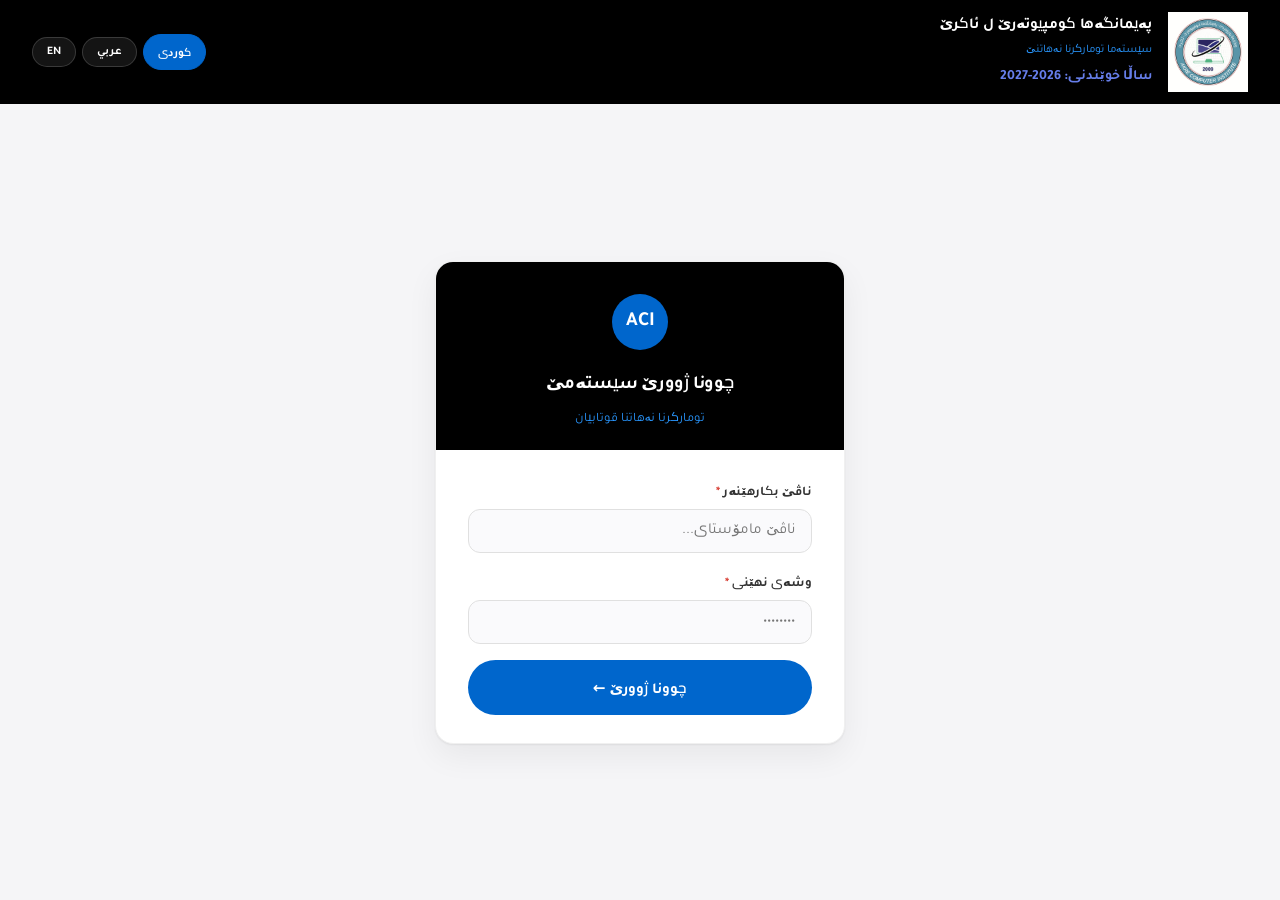
<file: login.html>
<!DOCTYPE html>
<html lang="ku" dir="rtl">
<head>
<meta charset="UTF-8">
<meta name="viewport" content="width=device-width, initial-scale=1.0">
<title>پەیمانگەها کومپیوتەرێ ل ئاکرێ</title>
<link rel="stylesheet" href="login.css">
</head>
<body>

<header class="site-header">
  <img src="aci.jpg" alt="ACI Logo" class="logo-right" id="loginInstituteLogo" style="width: 80px; height: auto;">
  <div class="header-text">
    <h1 id="hInstName">پەیمانگەها کومپیوتەرێ ل ئاکرێ</h1>
    <p id="hSub">سیستەما تومارکرنا نەهاتنێ</p>
    <p id="hYear" style="margin-top:2px;color:#667eea;font-weight:700;font-size:14px;"></p>
  </div>
  <div class="lang-switcher">
    <button class="lang-btn active" onclick="setLang('ku')">کوردی</button>
    <button class="lang-btn" onclick="setLang('ar')">عربي</button>
    <button class="lang-btn" onclick="setLang('en')">EN</button>
  </div>
</header>

<div class="loading-overlay" id="loadingOverlay">
  <div class="loading-box">
    <div class="spinner"></div>
    <p id="loadingText">خۆراستکرن و خواندنا داتایان...</p>
  </div>
</div>

<div class="toast" id="toast"></div>

<main>
  <div class="login-card">
    <div class="login-card-top">
      <div class="aci-logo">ACI</div>
      <h2 id="loginTitle">چوونا ژوورێ سیستەمێ</h2>
      <p id="loginSub">تومارکرنا نەهاتنا قوتابیان</p>
    </div>
    <div class="login-card-body">
      <div class="error-msg" id="loginError">
        ⚠️ <span id="loginErrorText"></span>
      </div>
      <div class="form-group">
        <label><span id="labelUser">ناڤێ بکارهێنەر</span> <span class="req">*</span></label>
        <input class="form-control" type="text" id="loginUsername"
               placeholder="ناڤێ مامۆستای..." autocomplete="username" />
      </div>
      <div class="form-group">
        <label><span id="labelPass">وشەی نهێنی</span> <span class="req">*</span></label>
        <input class="form-control" type="password" id="loginPassword"
               placeholder="••••••••" autocomplete="current-password" />
      </div>
      <button class="btn-primary" id="btnLogin" onclick="doLogin()">
        <span id="btnLoginText">چوونا ژوورێ ←</span>
      </button>
    </div>
  </div>
</main>

<script>
const SCRIPT_URL    = 'https://script.google.com/macros/s/AKfycbzTSL4dnBTCvc19HhJ4ELEO8vN-UHD1fjDzy8nUpd5MVHacEiQOvM061jzUAwHjKV6f/exec';
const PORTAL_URL    = 'index.html';
const DASHBOARD_URL = 'absentapi.html';

// ── i18n ─────────────────────────────────────────────
const LANGS = {
  ku: {
    dir:'rtl', htmlLang:'ku',
    hInstName:'پەیمانگەها کومپیوتەرێ ل ئاکرێ',
    hSub:'سیستەما تومارکرنا نەهاتنێ',
    loginTitle:'چوونا ژوورێ سیستەمێ',
    loginSub:'تومارکرنا نەهاتنا قوتابیان',
    labelUser:'ناڤێ بکارهێنەر', labelPass:'وشەی نهێنی',
    btnLogin:'چوونا ژوورێ ←', userPH:'ناڤێ مامۆستای...',
    loading:'خۆراستکرن و خواندنا داتایان...',
    loggingIn:'چوونا ژوورێ...',
    errFill:'تکایە هەمی خانەیێن پێدڤی داگرە!',
    errWrong:'ناڤ یا شێفرە شاشە! دیسا تاقی بکەڤە.',
    errConn:'پەيوەندی ب سێرڤەری نەهاتە کرن! تکایە دوبارە تاقی بکەڤە.',
    academicYearLabel:'ساڵا خوێندنی',
  },
  ar: {
    dir:'rtl', htmlLang:'ar',
    hInstName:'معهد عقرة للكمبيوتر',
    hSub:'نظام تسجيل الغياب',
    loginTitle:'تسجيل الدخول',
    loginSub:'تسجيل غياب الطلاب',
    labelUser:'اسم المستخدم', labelPass:'كلمة المرور',
    btnLogin:'دخول ←', userPH:'اسم المستخدم...',
    loading:'جارٍ تحميل البيانات...',
    loggingIn:'جارٍ تسجيل الدخول...',
    errFill:'يرجى ملء جميع الحقول المطلوبة!',
    errWrong:'اسم المستخدم أو كلمة المرور غير صحيحة!',
    errConn:'فشل الاتصال بالخادم! يرجى المحاولة مرة أخرى.',
    academicYearLabel:'السنة الدراسية',
  },
  en: {
    dir:'ltr', htmlLang:'en',
    hInstName:'Akre Computer Institute',
    hSub:'Absence Registration System',
    loginTitle:'Sign In',
    loginSub:'Student Absence Registration',
    labelUser:'Username', labelPass:'Password',
    btnLogin:'Sign In →', userPH:'Username...',
    loading:'Loading system data...',
    loggingIn:'Signing in...',
    errFill:'Please fill all required fields!',
    errWrong:'Wrong username or password!',
    errConn:'Could not connect to server! Please try again.',
    academicYearLabel:'Academic Year',
  }
};

let currentLang = localStorage.getItem('aci_lang') || 'ku';
let STUDENTS = {};

function getAcademicYear(){
  const now=new Date();
  const y=now.getFullYear();
  return now.getMonth()>=8 ? `${y}-${y+1}` : `${y-1}-${y}`;
}

function setLang(lang) {
  if (!LANGS[lang]) return;
  currentLang = lang;
  localStorage.setItem('aci_lang', lang);
  const L = LANGS[lang];
  document.documentElement.dir  = L.dir;
  document.documentElement.lang = L.htmlLang;
  document.getElementById('hYear').textContent = (L.academicYearLabel||'Academic Year')+': '+getAcademicYear();
  document.getElementById('hInstName').textContent    = L.hInstName;
  document.getElementById('hSub').textContent         = L.hSub;
  document.getElementById('loginTitle').textContent   = L.loginTitle;
  document.getElementById('loginSub').textContent     = L.loginSub;
  document.getElementById('labelUser').textContent    = L.labelUser;
  document.getElementById('labelPass').textContent    = L.labelPass;
  document.getElementById('btnLoginText').textContent = L.btnLogin;
  document.getElementById('loginUsername').placeholder = L.userPH;
  document.querySelectorAll('.lang-btn').forEach((b,i) => {
    b.classList.toggle('active', ['ku','ar','en'][i] === lang);
  });
}

// ── Apply public branding fetched from the backend (institute name in
//    all 3 languages + institute logo URL). ──
function applyPublicBranding(settings) {
  if (!settings) return;
  if (settings.institute_name_ku) LANGS.ku.hInstName = settings.institute_name_ku;
  if (settings.institute_name_ar) LANGS.ar.hInstName = settings.institute_name_ar;
  if (settings.institute_name_en) LANGS.en.hInstName = settings.institute_name_en;
  if (settings.institute_logo_url) {
    const logoEl = document.getElementById('loginInstituteLogo');
    if (logoEl) logoEl.src = settings.institute_logo_url;
  }
  setLang(currentLang);
}

// ── Auto-login check ──────────────────────────────────
// Uses localStorage (persists across tab close / app switch on mobile,
// unlike sessionStorage) and runs immediately on page load — not gated
// behind the branding fetch, so an already-logged-in teacher is
// redirected instantly instead of waiting on a network round-trip.
function checkAutoLogin() {
  const token = localStorage.getItem('aci_token');
  const role  = localStorage.getItem('aci_role');
  if (token && role === 'admin')   { window.location.href = DASHBOARD_URL; return; }
  if (token && role === 'teacher') { window.location.href = PORTAL_URL; return; }
}

// ── Load system data via GET — students + public branding ─────
// Background/best-effort only. Does NOT block or enable the login
// button — login only needs username/password, validated server-side.
function loadSystemData() {
  fetch(SCRIPT_URL)
    .then(r => r.json())
    .then(data => {
      STUDENTS = data.students || {};
      applyPublicBranding(data.settings);
      try { localStorage.setItem('aci_students', JSON.stringify(STUDENTS)); } catch(e) {}
    })
    .catch(() => { /* silent — branding/logo just stays at fallback */ });
}

// ── Login — validated server-side via GET (CORS-safe) ──
async function doLogin() {
  const L   = LANGS[currentLang];
  const u   = document.getElementById('loginUsername').value.trim().toLowerCase();
  const p   = document.getElementById('loginPassword').value.trim();
  const eb  = document.getElementById('loginError');
  const et  = document.getElementById('loginErrorText');
  const btn = document.getElementById('btnLogin');

  eb.classList.remove('show');
  document.getElementById('loginUsername').classList.remove('error');
  document.getElementById('loginPassword').classList.remove('error');

  if (!u || !p) {
    et.textContent = L.errFill;
    eb.classList.add('show');
    return;
  }

  btn.disabled = true;
  document.getElementById('btnLoginText').textContent = L.loggingIn;
  showLoading(L.loggingIn);

  try {
    const url  = SCRIPT_URL + '?action=login&username=' + encodeURIComponent(u) + '&password=' + encodeURIComponent(p);
    const resp = await fetch(url);
    const data = await resp.json();
    hideLoading();

    if (data.error || !data.success) {
      et.textContent = L.errWrong;
      eb.classList.add('show');
      document.getElementById('loginUsername').classList.add('error');
      document.getElementById('loginPassword').classList.add('error');
      btn.disabled = false;
      document.getElementById('btnLoginText').textContent = L.btnLogin;
      return;
    }

    // Success — store session persistently (localStorage) so leaving
    // the page / switching apps on a phone doesn't force a re-login
    // before the next class.
    localStorage.setItem('aci_token', data.token);
    localStorage.setItem('aci_role',  data.role);
    localStorage.setItem('aci_teacher', JSON.stringify({
      arabicName:  data.teacher.arabicName,
      username:    data.teacher.username,
      displayName: data.teacher.displayName,
      subjects:    data.teacher.subjects || [],
      classes:     data.teacher.classes  || []
    }));
    localStorage.setItem('aci_students', JSON.stringify(STUDENTS));

    if (data.role === 'admin') {
      window.location.href = DASHBOARD_URL;
    } else {
      window.location.href = PORTAL_URL;
    }

  } catch(err) {
    hideLoading();
    et.textContent = L.errConn;
    eb.classList.add('show');
    btn.disabled = false;
    document.getElementById('btnLoginText').textContent = L.btnLogin;
  }
}

function showLoading(msg) {
  document.getElementById('loadingText').textContent = msg || '...';
  document.getElementById('loadingOverlay').classList.add('show');
}
function hideLoading() {
  document.getElementById('loadingOverlay').classList.remove('show');
}

// ── Init ──────────────────────────────────────────────
document.addEventListener('DOMContentLoaded', () => {
  setLang(currentLang);
  checkAutoLogin();     // instant redirect if already logged in
  loadSystemData();     // branding/logo — background, non-blocking
  document.getElementById('loginPassword').addEventListener('keydown', e => {
    if (e.key === 'Enter') doLogin();
  });
});
</script>
</body>
</html>
</file>
<file: portal.css>
/* =====================================================
   PORTAL.CSS — ACI Teacher Attendance Portal
   Apple-style visual system (see DESIGN-apple.md)

   NOTE: the original file stacked three separate redesigns
   on top of each other with !important overrides (the last
   one — "compact" — is what actually rendered, since it's
   what index.html's markup targets: <div class="form-wrap
   compact-portal">...). This file keeps that exact same
   markup contract (every class/id index.html and app.js use
   is still styled here) but as one clean, non-conflicting
   stylesheet instead of three layered ones. Nothing that
   was visually rendering has changed in structure — only
   color / type / radius / shadow tokens moved to match
   DESIGN-apple.md. A stray debug rule (body outline) from
   the old file has been removed.
   ===================================================== */
@import url('https://fonts.googleapis.com/css2?family=Tajawal:wght@300;400;500;700;800&family=Cairo:wght@300;400;600;700&display=swap');

:root{
  --primary:#0066cc;
  --primary-focus:#0071e3;
  --primary-on-dark:#2997ff;
  --ink:#1d1d1f;
  --ink-muted-80:#333333;
  --ink-muted-48:#7a7a7a;
  --canvas:#ffffff;
  --canvas-parchment:#f5f5f7;
  --surface-pearl:#fafafc;
  --hairline:#e3e6ea;
  --divider-soft:#eef0f3;
  --danger:#d6362b;
  --danger-bg:#fdeceb;
  --danger-border:#f4c3bf;
  --success:#1a8f4c;
  --success-bg:#eaf7ef;

  /* legacy names some rules below reuse for compactness */
  --aci:var(--primary);
  --ink2:#182033;
  --muted:var(--ink-muted-48);
  --line:var(--hairline);
  --page:var(--canvas-parchment);
  --ok:var(--success);
}

*{box-sizing:border-box;margin:0;padding:0}
html,body{min-height:100%}
body{
  font-family:'SF Pro Text','Tajawal','Cairo',system-ui,-apple-system,sans-serif;
  background:var(--page);
  color:var(--ink);
  -webkit-font-smoothing:antialiased;
}

/* ── HEADER ─────────────────────────────────────────── */
.site-header{
  position:sticky;top:0;z-index:100;
  min-height:54px;height:54px;
  padding:7px 16px;
  display:flex;align-items:center;gap:10px;
  background:#000000;border-bottom:none;
}
.logo-badge{
  width:36px;height:36px;min-width:36px;
  border-radius:10px;background:var(--primary);
  display:flex;align-items:center;justify-content:center;
  font-size:13px;font-weight:700;color:#fff;flex-shrink:0;
}
.header-text{min-width:0;line-height:1}
.header-text h1{
  font-family:'SF Pro Display','Tajawal','Cairo',system-ui,-apple-system,sans-serif;
  font-size:14px;line-height:1.15;font-weight:600;
  white-space:nowrap;overflow:hidden;text-overflow:ellipsis;color:#fff;
}
.header-text p{display:none}
#hYear{display:none}

.lang-switcher{margin-inline-start:auto;display:flex;align-items:center;gap:4px}
.lang-btn{
  background:rgba(255,255,255,0.1);border:1px solid rgba(255,255,255,0.16);
  color:#fff;border-radius:999px;padding:6px 9px;
  font-size:10px;line-height:1;font-weight:600;cursor:pointer;
  font-family:inherit;transition:background .2s;
}
.lang-btn:hover{background:rgba(255,255,255,.2)}
.lang-btn.active{background:var(--primary);border-color:var(--primary)}

.header-user{display:flex;align-items:center;gap:6px}
.user-pill{display:none}
.user-pill .dot{width:8px;height:8px;background:var(--success);border-radius:50%;animation:pulse 2s infinite}
@keyframes pulse{0%,100%{opacity:1}50%{opacity:.4}}
.btn-logout{
  background:transparent;border:1px solid rgba(255,255,255,.28);
  color:#fff;border-radius:999px;padding:7px 10px;
  font-size:11px;cursor:pointer;font-family:inherit;transition:background .2s;
  white-space:nowrap;
}
.btn-logout:hover{background:var(--danger);border-color:var(--danger)}

/* ── LOADING / TOAST ────────────────────────────────── */
.loading-overlay{
  position:fixed;inset:0;z-index:200;
  background:rgba(0,0,0,.45);
  display:none;align-items:center;justify-content:center;
  backdrop-filter:blur(6px);
}
.loading-overlay.show{display:flex}
.loading-box{background:#fff;border-radius:16px;padding:26px 34px;text-align:center;box-shadow:0 16px 40px rgba(0,0,0,.14)}
.loading-box p{margin-top:12px;font-size:13px;color:var(--muted)}
.spinner{width:36px;height:36px;border:3px solid var(--divider-soft);border-top-color:var(--primary);border-radius:50%;animation:spin .8s linear infinite;margin:0 auto}
@keyframes spin{to{transform:rotate(360deg)}}

.toast{
  position:fixed;bottom:20px;left:50%;
  transform:translateX(-50%) translateY(120px);
  background:#000;color:#fff;padding:11px 20px;
  border-radius:999px;font-size:13px;font-weight:600;z-index:300;
  transition:transform .3s cubic-bezier(.22,1,.36,1);
  box-shadow:0 10px 26px rgba(0,0,0,.2);pointer-events:none;
}
.toast.show{transform:translateX(-50%) translateY(0)}
.toast.success{background:var(--success)}
.toast.error{background:var(--danger)}

/* ── LAYOUT ─────────────────────────────────────────── */
main{
  max-width:860px;
  min-height:calc(100vh - 54px);
  padding:12px 12px 90px;
  margin:0 auto;
  display:block;
}
.form-wrap.compact-portal{max-width:820px;margin:0 auto}

/* status strip */
.portal-status{
  min-height:56px;margin:0 0 10px;padding:9px 12px;
  border:1px solid var(--hairline);border-radius:14px;background:#fff;
  display:flex;align-items:center;justify-content:space-between;gap:12px;
}
.portal-status-main{display:flex;align-items:center;gap:9px;min-width:0}
.status-avatar{
  width:34px;height:34px;min-width:34px;border-radius:10px;
  display:flex;align-items:center;justify-content:center;
  background:#eaf1fb;color:var(--primary);font-size:15px;font-weight:700;
}
.status-copy{min-width:0}
.status-title{font-size:14px;font-weight:600;line-height:1.2;white-space:nowrap;overflow:hidden;text-overflow:ellipsis}
.status-sub{display:none}
.status-meta{display:flex;align-items:center;gap:8px;white-space:nowrap;font-size:11px;font-weight:600}
.status-date{color:var(--muted)}
.status-date strong{color:var(--primary);font-size:12px}
.working-status{font-size:11px;font-weight:700;padding:4px 10px;border-radius:999px;background:var(--success-bg);color:var(--success)}

/* ── CONFIRM DIALOG ─────────────────────────────────── */
.confirm-overlay{
  position:fixed;inset:0;z-index:400;
  background:rgba(0,0,0,.45);backdrop-filter:blur(4px);
  display:none;align-items:center;justify-content:center;
}
.confirm-overlay.show{display:flex}
.confirm-box{
  background:#fff;border-radius:18px;padding:30px 26px;
  max-width:360px;width:90%;text-align:center;
  box-shadow:0 20px 48px rgba(0,0,0,.2);
}
.confirm-icon{font-size:2.2rem;margin-bottom:12px}
.confirm-box h3{font-size:1rem;font-weight:600;margin-bottom:8px}
.confirm-box p{font-size:.86rem;color:var(--muted);margin-bottom:20px;line-height:1.55}
.confirm-btns{display:flex;gap:10px;justify-content:center}
.btn-conf-cancel{
  padding:11px 22px;background:none;border:1px solid var(--line);
  border-radius:999px;font-family:inherit;font-size:.86rem;
  color:var(--muted);cursor:pointer;min-height:44px;
}
.btn-conf-delete{
  padding:11px 22px;background:var(--danger);border:none;
  border-radius:999px;font-family:inherit;font-size:.86rem;
  font-weight:600;color:#fff;cursor:pointer;min-height:44px;
}
.btn-conf-delete:hover{background:#b52c22}

/* ── CARDS ──────────────────────────────────────────── */
/* Base rule on plain .card so every card gets this chrome, whether it
   also carries .compact-card (lesson-card / students-card) or not
   (recent-card only carries .card + .compact-recent). */
.card{
  margin:0 0 10px;border:1px solid var(--hairline);border-radius:14px;
  background:#fff;box-shadow:none;overflow:visible;
}
.compact-section-title{
  min-height:42px;padding:9px 14px;display:flex;align-items:center;gap:9px;
  border-bottom:1px solid var(--divider-soft);background:transparent;
  border-radius:14px 14px 0 0;
}
.section-icon{
  width:24px;height:24px;min-width:24px;border-radius:7px;
  display:flex;align-items:center;justify-content:center;
  background:var(--primary);color:#fff;font-size:11px;font-weight:700;
}
.compact-section-title h3{font-size:13px;font-weight:600;margin:0;color:var(--ink)}
.compact-card-body{padding:12px 14px}

/* ── LESSON FIELDS ──────────────────────────────────── */
.lesson-fields{display:grid;grid-template-columns:1fr;gap:10px}
.form-group{margin-bottom:0;min-width:0}
.form-group label{font-size:12px;font-weight:600;margin-bottom:6px;display:block;color:var(--ink-muted-80)}
.req{color:var(--danger);margin-inline-end:2px}
.form-control{
  width:100%;min-height:46px;height:46px;padding:0 14px;
  border:1px solid var(--line);border-radius:12px;background:#fff;
  color:var(--ink);font-size:15px;font-weight:500;line-height:46px;
  outline:none;font-family:inherit;transition:border-color .2s,box-shadow .2s;
}
select.form-control{appearance:auto;cursor:pointer;text-overflow:ellipsis;white-space:nowrap;overflow:hidden}
.form-control:focus{border-color:var(--primary);box-shadow:0 0 0 3px rgba(0,102,204,.14)}
#fLecture{font-weight:600;text-align:center;text-align-last:center}

/* ── STUDENTS AREA ──────────────────────────────────── */
.students-title-row{justify-content:space-between}
.students-title-left{display:flex;align-items:center;gap:8px;min-width:0}
.students-title-left h3{margin:0}
.students-title-row .students-count{margin-inline-start:auto}
.students-count{
  padding:4px 10px;border-radius:999px;font-size:11px;font-weight:700;
  background:var(--danger);color:#fff;white-space:nowrap;
}
.students-body{padding:10px 12px}
.students-area{border:0;border-radius:0;background:transparent;padding:0}
.students-area-header{margin:0 0 8px;padding:0;background:transparent;border:0}
.students-area-header h4{font-size:12px;font-weight:700;color:var(--ink-muted-80);margin:0}
.student-hint{font-size:10.5px;color:var(--muted);margin-top:2px}

.student-search{
  display:block;width:100%;height:40px;min-height:40px;margin:0 0 8px;
  padding:0 14px;border-radius:10px;font-size:13px;font-weight:500;
  border:1px solid var(--line);font-family:inherit;outline:none;
}
.student-search:focus{border-color:var(--primary)}

.students-grid{display:flex;flex-direction:column;gap:7px;padding:0}

.student-check{
  position:relative;display:flex;align-items:center;gap:10px;
  min-height:52px;padding:9px 12px;
  border:1px solid var(--line);border-radius:12px;background:#fff;
  cursor:pointer;user-select:none;-webkit-tap-highlight-color:transparent;
  transition:background .12s,border-color .12s;
}
.student-check input{position:absolute;opacity:0;pointer-events:none;width:1px;height:1px}
.student-no{font-size:11px;color:#a7adb6;min-width:24px;text-align:center;font-weight:700;flex:none}
.student-check .sname{
  font-size:14px;font-weight:600;flex:1;line-height:1.3;margin-inline-start:2px;
  white-space:normal;overflow:visible;overflow-wrap:anywhere;word-break:normal;
}
.student-check::after{
  content:'✓';margin-inline-start:auto;width:26px;height:26px;border-radius:50%;
  display:flex;align-items:center;justify-content:center;
  background:var(--success-bg);color:var(--success);font-weight:700;font-size:13px;flex:none;
}
.student-check.checked{background:var(--danger-bg);border-color:var(--danger-border)}
.student-check.checked::after{content:'×';background:#fbdedb;color:var(--danger)}
.student-check.checked .sname{color:var(--danger)}

.no-students{padding:26px 14px;text-align:center;color:var(--muted);font-size:13px}
.no-students .icon{font-size:2rem;margin-bottom:8px;display:block}

/* ── ABSENT PREVIEW ─────────────────────────────────── */
.absent-preview{display:none;height:0;margin:0;padding:0}
.absent-preview.show{
  display:block;height:auto;margin:0 0 8px;
  padding:9px 11px;border:1px solid var(--danger-border);border-radius:12px;
  background:var(--danger-bg);animation:fadeUp .2s ease;
}
.absent-preview h5{font-size:11px;color:var(--muted);font-weight:700;margin:0 0 6px}
.absent-pills{display:flex;gap:6px;overflow-x:auto;padding-bottom:2px;-webkit-overflow-scrolling:touch}
.absent-pills::-webkit-scrollbar{height:4px}
.absent-pill{
  display:flex;align-items:center;gap:6px;flex:none;
  background:#fff;border:1px solid var(--danger-border);color:var(--danger);
  font-size:12px;font-weight:600;padding:6px 10px;border-radius:999px;white-space:nowrap;
}
.absent-pill .remove-pill{cursor:pointer;opacity:.7;font-weight:700}
.absent-pill .remove-pill:hover{opacity:1}
@keyframes fadeUp{from{opacity:0;transform:translateY(6px)}to{opacity:1;transform:translateY(0)}}

/* ── ACTION ROW ─────────────────────────────────────── */
.action-row.compact-actions{
  position:sticky;bottom:0;z-index:80;
  margin:0 0 10px;padding:9px;min-height:58px;
  display:flex;align-items:center;gap:8px;
  background:rgba(255,255,255,.94);backdrop-filter:blur(10px);
  border:1px solid var(--hairline);border-radius:14px;
  box-shadow:0 -6px 20px rgba(0,0,0,.06);
}
.btn-secondary,.btn-submit{
  height:46px;min-height:46px;border-radius:999px;font-size:14px;font-weight:600;
  padding:0 16px;font-family:inherit;cursor:pointer;transition:background .2s,transform .1s;
  display:flex;align-items:center;justify-content:center;gap:8px;border:none;
}
.btn-secondary{
  min-width:96px;background:#fff;border:1px solid var(--line);color:#6d7785;
}
.btn-secondary:hover{border-color:var(--danger);color:var(--danger)}
.btn-submit{
  flex:1;background:var(--primary);color:#fff;justify-content:center;
}
.btn-submit:hover{background:var(--primary-focus)}
.btn-submit:active,.btn-secondary:active{transform:scale(.97)}
.btn-submit:disabled{background:#c7c7cc;cursor:not-allowed;transform:none}

/* ── RECENT SUBMISSIONS ─────────────────────────────── */
.compact-recent{margin-top:0}
.recent-title-row .recent-count-badge{
  margin-inline-start:auto;background:var(--primary);color:#fff;
  border-radius:999px;padding:3px 9px;font-size:10px;font-weight:700;
}
.compact-recent .card-body{padding:0}
.recent-table-wrap{overflow:visible}
.recent-table{width:100%;font-size:12px;border-collapse:collapse}
.recent-table th{background:transparent;display:none}
.recent-table,
.recent-table tbody,
.recent-table tr,
.recent-table td{display:block;width:100%}
.recent-table tr{
  padding:11px 12px;border:1px solid var(--hairline);border-radius:12px;
  margin-bottom:8px;background:#fff;
}
.recent-table tr:last-child{margin-bottom:0}
.recent-table td{padding:3px 0;border:0;font-size:12px}
.recent-table td:nth-child(1)::before{content:'Lecture: ';font-weight:700;color:var(--muted)}
.recent-table td:nth-child(2)::before{content:'Subject: ';font-weight:700;color:var(--muted)}
.recent-table td:nth-child(3)::before{content:'Class: ';font-weight:700;color:var(--muted)}
.recent-table td:nth-child(4)::before{content:'Absent: ';font-weight:700;color:var(--muted)}
.recent-table td:nth-child(4){padding-top:6px}
.recent-table td:nth-child(5){margin-top:8px}

.rt-lecture{
  display:inline-block;background:var(--ink);color:#fff;
  border-radius:999px;padding:2px 10px;font-size:11px;font-weight:700;white-space:nowrap;
}
.rt-class{
  display:inline-block;background:var(--divider-soft);color:var(--ink-muted-80);
  border-radius:999px;padding:2px 10px;font-size:11px;font-weight:700;white-space:nowrap;
  border:1px solid var(--hairline);
}
.rt-pills{display:flex;flex-wrap:wrap;gap:5px}
.rt-name-pill{
  background:var(--danger-bg);color:var(--danger);border:1px solid var(--danger-border);
  border-radius:999px;padding:2px 9px;font-size:11px;font-weight:600;white-space:nowrap;
}
.rt-none{color:var(--muted);font-size:12px;font-style:italic}
.rt-actions{display:flex;gap:6px;flex-wrap:wrap;width:100%}
.btn-rt-edit,.btn-rt-delete{
  flex:1;min-height:34px;padding:5px 10px;font-size:11px;font-weight:700;
  border-radius:999px;cursor:pointer;font-family:inherit;transition:background .2s,color .2s;
}
.btn-rt-edit{background:none;border:1px solid #b8d4ff;color:#2563eb}
.btn-rt-edit:hover{background:#2563eb;color:#fff}
.btn-rt-delete{background:none;border:1px solid var(--danger-border);color:var(--danger)}
.btn-rt-delete:hover{background:var(--danger);color:#fff}

/* ── SUCCESS SCREEN ─────────────────────────────────── */
.success-wrap{width:100%;max-width:460px;margin:24px auto;animation:fadeUp .3s ease both}
.success-card{
  background:#fff;border-radius:18px;border:1px solid var(--hairline);
  box-shadow:0 20px 48px rgba(0,0,0,.1);padding:32px 26px;text-align:center;
}
.success-icon{
  width:66px;height:66px;background:var(--success-bg);border-radius:50%;
  display:flex;align-items:center;justify-content:center;font-size:30px;margin:0 auto 16px;
  animation:popIn .4s cubic-bezier(.34,1.56,.64,1) both;
}
@keyframes popIn{from{transform:scale(0);opacity:0}to{transform:scale(1);opacity:1}}
.success-card h2{font-family:'SF Pro Display','Tajawal','Cairo',system-ui,-apple-system,sans-serif;font-size:1.2rem;font-weight:600;color:var(--success);margin-bottom:8px}
.success-card p{font-size:.9rem;color:var(--muted);line-height:1.6}
.success-details{background:var(--page);border-radius:12px;padding:12px 16px;margin:14px 0}
.detail-row{display:flex;justify-content:space-between;align-items:center;padding:5px 0;border-bottom:1px solid var(--hairline);font-size:12px}
.detail-row:last-child{border-bottom:none}
.detail-row .label{color:var(--muted)}
.detail-row .val{font-weight:700;color:var(--ink)}
.btn-new{
  margin-top:16px;padding:11px 26px;background:var(--primary);color:#fff;border:none;
  border-radius:999px;font-family:inherit;font-size:.9rem;font-weight:600;cursor:pointer;
  transition:background .2s;min-height:44px;
}
.btn-new:hover{background:var(--primary-focus)}

/* ── MOBILE FINE-TUNING (≤700px) ────────────────────── */
@media(max-width:700px){
  .site-header{height:52px;min-height:52px;padding:6px 9px;gap:7px}
  .logo-badge{width:32px;height:32px;min-width:32px;font-size:11px;border-radius:8px}
  .header-text h1{font-size:12px;max-width:150px}
  .lang-btn{padding:5px 6px;font-size:9px}
  .btn-logout{padding:6px 8px;font-size:10px}
  main{padding:8px 8px 84px}
  .portal-status{min-height:50px;margin-bottom:8px;padding:7px 9px;border-radius:12px;gap:7px}
  .status-avatar{width:29px;height:29px;min-width:29px;font-size:12px;border-radius:8px}
  .status-title{font-size:12px}
  .status-meta{gap:5px;font-size:9px}
  .status-date strong{font-size:10px}
  .working-status{font-size:9px;padding:3px 7px}
  .compact-section-title{min-height:38px;padding:7px 10px}
  .compact-section-title h3{font-size:12px}
  .compact-card-body{padding:10px}
  .form-control{height:44px;min-height:44px;line-height:44px;font-size:14px}
  .students-grid{gap:6px}
  .student-check{min-height:48px;padding:8px 10px}
  .student-check .sname{font-size:13px}
  .student-search{height:38px;min-height:38px;font-size:12px}
  .student-hint{display:none}
  .action-row.compact-actions{margin:0 0 8px;padding:7px;min-height:52px}
  .btn-secondary,.btn-submit{height:44px;min-height:44px;font-size:13px}
  .btn-secondary{min-width:84px}
}

/* ── TABLET (≥701px) ────────────────────────────────── */
@media(min-width:701px){
  .lesson-fields{grid-template-columns:1fr 1fr}
  .students-grid{display:grid;grid-template-columns:repeat(2,minmax(0,1fr));gap:8px}
  .student-check:hover{background:#fafafc}
}

/* ── DESKTOP (≥851px) ─────────────────────────────────
   Layout, top to bottom:
   1. portal-status — full width
   2. lesson-card — full width, 3-wide fields
   3. students-card + compact-recent side by side
      (grid placement drives position, not DOM order, so
      it flips automatically for RTL vs LTR — column 1
      renders on the right in RTL / left in LTR)
   4. action-row — full width
   ────────────────────────────────────────────────────── */
@media(min-width:851px){
  main{max-width:1300px;padding:24px 20px 60px}
  .form-wrap.compact-portal{
    display:grid;grid-template-columns:1.9fr 1fr;max-width:none;
    grid-template-rows:auto auto auto;gap:16px;align-items:start;
  }
  .portal-status{grid-column:1/-1;grid-row:1}
  .lesson-card{grid-column:1/-1;grid-row:2}
  .students-card{grid-column:1;grid-row:3}
  .compact-recent{grid-column:2;grid-row:3;margin:0;align-self:start}
  .action-row.compact-actions{grid-column:1/-1;grid-row:4}

  .compact-section-title h3{font-size:15px}
  .compact-card-body{padding:18px 20px}
  .lesson-fields{grid-template-columns:repeat(3,1fr);gap:16px}
  .form-control{height:48px;min-height:48px;line-height:48px;font-size:15px}
  .form-group label{font-size:12px}

  .students-grid{grid-template-columns:repeat(2,minmax(0,1fr));gap:8px 10px}
  .student-check{min-height:52px;padding:9px 12px}
  .student-check .sname{font-size:14px;white-space:nowrap;overflow:hidden;text-overflow:ellipsis}
  .btn-secondary,.btn-submit{height:48px;font-size:14px}

  /* "recent submissions" sits in a narrow sidebar next to the
     student list, so it keeps the stacked-card layout used on
     phones rather than switching to a wide table. */
  .compact-recent .recent-table tr{padding:10px 12px;margin-bottom:8px}
  .compact-recent .rt-actions{gap:6px}
}
</file>
<file: login.css>
/* =====================================================
   LOGIN.CSS — Akre Computer Institute
   Apple-style visual system (see DESIGN-apple.md)
   All selectors below are unchanged from the original —
   only visual tokens (color/type/space/radius/shadow) moved.
   ===================================================== */
@import url('https://fonts.googleapis.com/css2?family=Tajawal:wght@300;400;500;700;800&family=Cairo:wght@300;400;600;700&display=swap');

:root {
  /* Apple tokens (DESIGN-apple.md) */
  --primary:        #0066cc;
  --primary-focus:  #0071e3;
  --primary-on-dark:#2997ff;
  --ink:            #1d1d1f;
  --ink-muted-80:   #333333;
  --ink-muted-48:   #7a7a7a;
  --canvas:         #ffffff;
  --canvas-parchment:#f5f5f7;
  --surface-pearl:  #fafafc;
  --hairline:       #e0e0e0;
  --divider-soft:   #f0f0f0;
  --on-primary:     #ffffff;
  --on-dark:        #ffffff;
  --success:        #1a8f4c;
  --danger:         #d6362b;

  /* Legacy variable names kept so nothing else breaks if referenced elsewhere */
  --ink2:        var(--ink-muted-80);
  --paper:       var(--canvas-parchment);
  --cream:       var(--surface-pearl);
  --accent:      var(--danger);
  --accent2:     #b23a2f;
  --green:       var(--success);
  --muted:       var(--ink-muted-48);
  --border:      var(--hairline);
  --white:       var(--canvas);
  --shadow-lg:   0 1px 2px rgba(0,0,0,0.06), 0 12px 32px rgba(0,0,0,0.06);
}

*, *::before, *::after { box-sizing: border-box; margin: 0; padding: 0; }

body {
  font-family: 'SF Pro Text', 'Tajawal', 'Cairo', system-ui, -apple-system, sans-serif;
  background: var(--canvas-parchment);
  color: var(--ink);
  min-height: 100vh;
  display: flex;
  flex-direction: column;
  overflow-x: hidden;
  -webkit-font-smoothing: antialiased;
}

/* No decorative gradients / texture per Apple system — flat parchment canvas */
body::before { content: none; }

/* ── HEADER ─────────────────────────────────────────── */
.site-header {
  position: relative; z-index: 10;
  background: #000000;
  color: var(--on-dark);
  padding: 12px 32px;
  display: flex; align-items: center; gap: 16px;
  border-bottom: none;
}
.logo-badge {
  width: 40px; height: 40px;
  background: var(--primary); border-radius: 50%;
  display: flex; align-items: center; justify-content: center;
  font-size: 15px; font-weight: 600; color: var(--on-primary); flex-shrink: 0;
  box-shadow: none;
}
.header-text h1 {
  font-family: 'SF Pro Display','Tajawal','Cairo',system-ui,-apple-system,sans-serif;
  font-size: 0.95rem; font-weight: 600; line-height: 1.2; letter-spacing: -0.1px;
}
.header-text p  { font-size: 0.72rem; color: var(--primary-on-dark); margin-top: 2px; }

.lang-switcher {
  margin-right: auto;
  display: flex; align-items: center; gap: 6px;
}
[dir="ltr"] .lang-switcher { margin-right: 0; margin-left: auto; }

.lang-btn {
  background: rgba(255,255,255,0.08);
  border: 1px solid rgba(255,255,255,0.16);
  color: var(--on-dark); border-radius: 999px;
  padding: 6px 14px; font-size: 0.72rem; font-weight: 600;
  cursor: pointer; font-family: inherit; transition: background 0.2s, transform 0.1s;
  min-height: 30px;
}
.lang-btn:hover  { background: rgba(255,255,255,0.16); }
.lang-btn:active { transform: scale(0.95); }
.lang-btn.active { background: var(--primary); border-color: var(--primary); color: var(--on-primary); }

/* ── MAIN ───────────────────────────────────────────── */
main {
  position: relative; z-index: 1;
  flex: 1;
  display: flex; align-items: center; justify-content: center;
  padding: 24px 20px;
}

/* ── LOGIN CARD ─────────────────────────────────────── */
.login-card {
  background: var(--canvas); border-radius: 18px;
  box-shadow: var(--shadow-lg); overflow: hidden;
  border: 1px solid var(--divider-soft);
  width: 100%; max-width: 410px;
  animation: fadeUp 0.4s ease both;
}
@keyframes fadeUp {
  from { opacity: 0; transform: translateY(12px); }
  to   { opacity: 1; transform: translateY(0); }
}

.login-card-top {
  background: #000000;
  padding: 32px 32px 22px;
  text-align: center; position: relative; overflow: hidden;
}
.login-card-top::before { content: none; }
.aci-logo {
  width: 56px; height: 56px;
  background: var(--primary); border-radius: 50%;
  display: flex; align-items: center; justify-content: center;
  font-size: 20px; font-weight: 600; color: var(--on-primary);
  margin: 0 auto 14px; position: relative; z-index: 1;
  box-shadow: none;
}
.login-card-top h2 {
  font-family: 'SF Pro Display','Tajawal','Cairo',system-ui,-apple-system,sans-serif;
  color: var(--on-dark); font-size: 1.15rem; font-weight: 600;
  position: relative; z-index: 1; letter-spacing: -0.2px;
}
.login-card-top p {
  color: var(--primary-on-dark); font-size: 0.8rem; margin-top: 5px;
  position: relative; z-index: 1;
}

.login-card-body {
  padding: 28px 32px;
}

.form-group {
  margin-bottom: 16px;
}
.form-group label { display: block; font-size: 0.82rem; font-weight: 600; color: var(--ink-muted-80); margin-bottom: 7px; }
.req              { color: var(--danger); margin-inline-end: 2px; }

.form-control {
  width: 100%; padding: 12px 16px; min-height: 44px;
  border: 1px solid var(--hairline); border-radius: 12px;
  font-family: inherit; font-size: 0.95rem; color: var(--ink);
  background: var(--surface-pearl); outline: none;
  transition: border-color 0.2s, box-shadow 0.2s;
}
.form-control:focus { border-color: var(--primary); box-shadow: 0 0 0 3px rgba(0,102,204,0.15); background: var(--canvas); }
.form-control.error { border-color: var(--danger); background: #fff5f4; }

.error-msg {
  background: #fff1f0; border: 1px solid #ffd3cf;
  color: var(--danger); border-radius: 12px;
  padding: 12px 16px; font-size: 0.82rem;
  margin-bottom: 16px; display: none; line-height: 1.45;
  animation: fadeUp 0.3s ease;
}
.error-msg.show { display: block; }

.btn-primary {
  width: 100%; padding: 13px; min-height: 44px;
  background: var(--primary); color: var(--on-primary);
  border: none; border-radius: 999px;
  font-family: inherit; font-size: 0.95rem; font-weight: 600;
  cursor: pointer; transition: background 0.2s, transform 0.1s;
}
.btn-primary::after { content: none; }
.btn-primary:hover    { background: var(--primary-focus); }
.btn-primary:active   { transform: scale(0.97); }
.btn-primary:disabled { background: var(--ink-muted-48); cursor: not-allowed; transform: none; }

/* ── LOADING OVERLAY ────────────────────────────────── */
.loading-overlay {
  position: fixed; inset: 0; z-index: 100;
  background: rgba(0,0,0,0.45);
  display: none; align-items: center; justify-content: center;
  backdrop-filter: blur(6px);
}
.loading-overlay.show { display: flex; }
.loading-box { background: var(--canvas); border-radius: 16px; padding: 26px 36px; text-align: center; box-shadow: var(--shadow-lg); }
.loading-box p { margin-top: 12px; font-size: 0.85rem; color: var(--ink-muted-48); }
.spinner {
  width: 36px; height: 36px;
  border: 3px solid var(--divider-soft); border-top-color: var(--primary);
  border-radius: 50%; animation: spin 0.8s linear infinite; margin: 0 auto;
}
@keyframes spin { to { transform: rotate(360deg); } }

/* ── TOAST ──────────────────────────────────────────── */
.toast {
  position: fixed; bottom: 20px; left: 50%;
  transform: translateX(-50%) translateY(120px);
  background: #000000; color: var(--on-dark);
  padding: 12px 22px; border-radius: 999px;
  font-size: 0.85rem; font-weight: 600; z-index: 200;
  transition: transform 0.3s cubic-bezier(0.22, 1, 0.36, 1);
  box-shadow: 0 8px 24px rgba(0,0,0,0.18); pointer-events: none;
}
.toast.show    { transform: translateX(-50%) translateY(0); }
.toast.success { background: var(--success); }
.toast.error   { background: var(--danger); }

/* ── RESPONSIVE ─────────────────────────────────────── */
@media (max-width: 480px) {
  .site-header  { padding: 10px 16px; }
  .login-card-top { padding: 26px 20px 18px; }
  .login-card-body { padding: 22px 22px; }
  main { padding: 16px 12px; }
}
</file>
